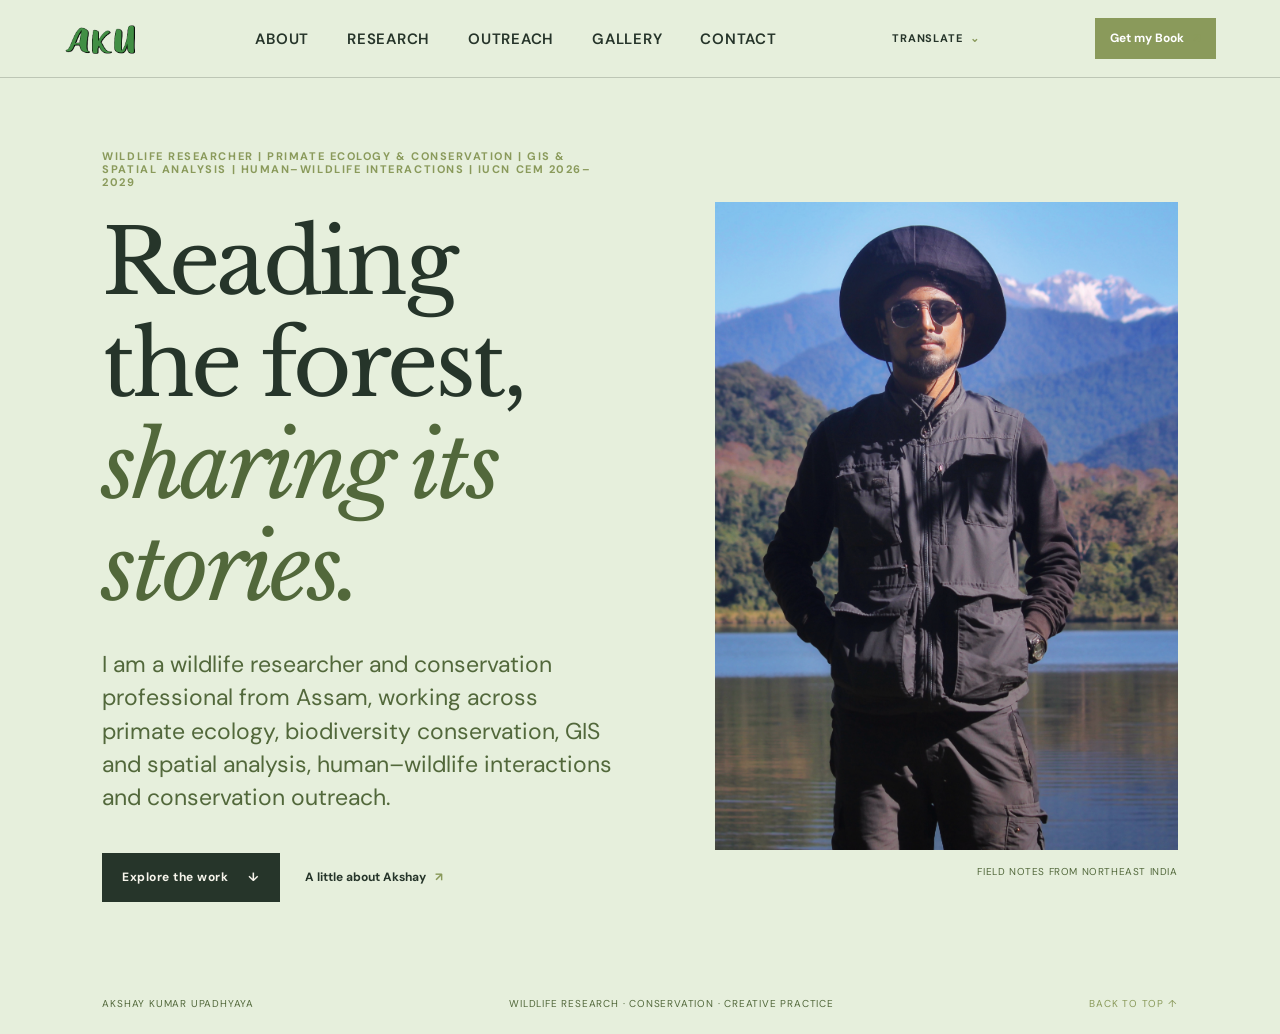
<file: index.html>
<!doctype html>
<html lang="en">
<head>
  <meta charset="utf-8">
  <meta name="viewport" content="width=device-width, initial-scale=1">
  <meta name="description" content="I am Akshay Kumar Upadhyaya, an independent wildlife researcher and biologist working across primate ecology, conservation and visual storytelling.">
  <title>Akshay Kumar Upadhyaya — Wildlife Researcher & Biologist</title>
  <link rel="preconnect" href="https://fonts.googleapis.com">
  <link rel="preconnect" href="https://fonts.gstatic.com" crossorigin>
  <link href="https://fonts.googleapis.com/css2?family=DM+Sans:wght@400;500;600;700&family=Libre+Baskerville:wght@400;700&display=swap" rel="stylesheet">
  <link rel="stylesheet" href="styles.css?green-surfaces=8">
</head>
<body>
  <header class="site-header">
    <a class="wordmark" href="#top" aria-label="Back to top"><img class="brand-logo" src="photos/Logo-transparent.png" alt="AKU"></a>
    <nav class="nav" aria-label="Main navigation">
      <a href="about.html">About</a>
      <a href="research.html">Research</a>
      <a href="outreach.html">Outreach</a><a href="gallery.html">Gallery</a>
      <a href="contact.html">Contact</a>
    </nav>
    <details class="language-picker"><summary>Translate</summary><div class="language-menu"><button type="button" data-lang="en" aria-pressed="true">English</button><button type="button" data-lang="ne" aria-pressed="false">नेपाली</button><button type="button" data-lang="hi" aria-pressed="false">हिन्दी</button><button type="button" data-lang="as" aria-pressed="false">অসমীয়া</button><small>Choose a language.</small></div></details>
    <a class="header-link book-link" href="https://www.amazon.in/Optimus-Rhymes-flat-footed-Akshay-Upadhyaya/dp/9370921362?s=bazaar" target="_blank" rel="noreferrer">Get my Book <span aria-hidden="true">↗</span></a>
  </header>

  <main id="top">
    <section class="hero section-pad">
      <div class="hero-copy">
        <p class="eyebrow">Wildlife Researcher | Primate Ecology &amp; Conservation | GIS &amp; Spatial Analysis | Human–Wildlife Interactions | IUCN CEM 2026–2029</p>
        <h1>Reading the forest,<br><em>sharing its stories.</em></h1>
        <p class="lede">I am a wildlife researcher and conservation professional from Assam, working across primate ecology, biodiversity conservation, GIS and spatial analysis, human–wildlife interactions and conservation outreach.</p>
        <div class="hero-actions">
          <a class="button button-dark" href="#research">Explore the work <span aria-hidden="true">↓</span></a>
          <a class="text-link" href="about.html">A little about Akshay <span aria-hidden="true">↗</span></a>
        </div>
      </div>
      <figure class="hero-image">
        <img src="photos/phot.JPG" alt="Akshay standing beside a mountain lake">
        <figcaption>Field notes from Northeast India</figcaption>
      </figure>
    </section>


  </main>

  <footer class="site-footer"><span>Akshay Kumar Upadhyaya</span><span>Wildlife research · Conservation · Creative practice</span><a href="#top">Back to top ↑</a></footer>
<script src="translations.js"></script></body>
</html>
</file>
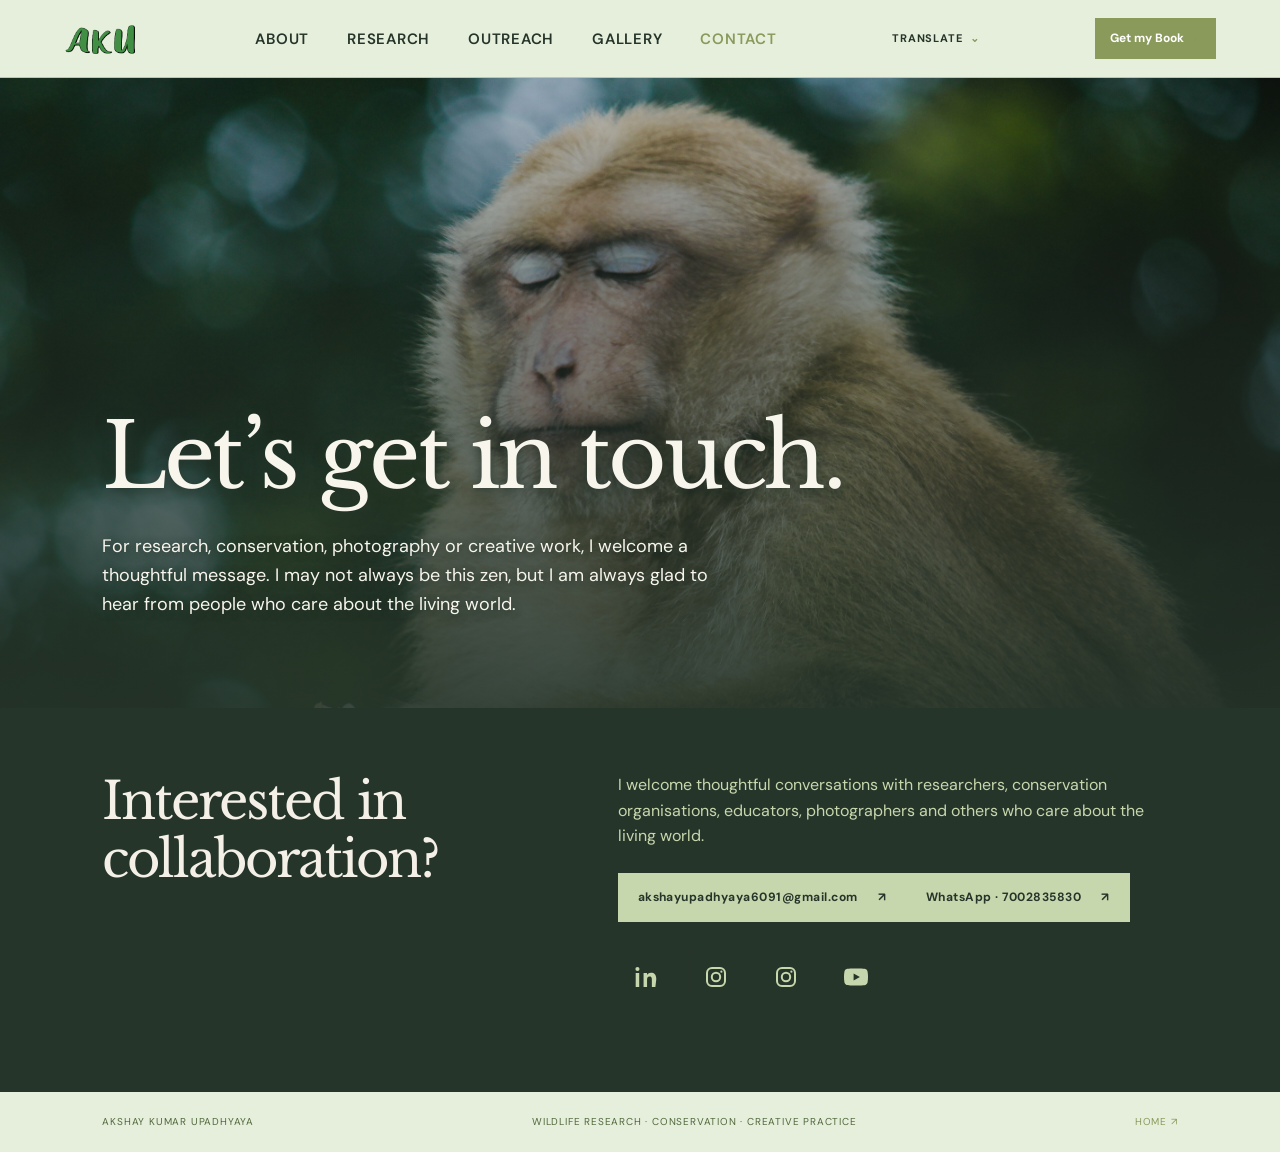
<file: contact.html>
<!doctype html><html lang="en"><head><meta charset="utf-8"><meta name="viewport" content="width=device-width, initial-scale=1"><meta name="description" content="Contact Akshay Kumar Upadhyaya about wildlife research, conservation and creative work."><title>Contact — Akshay Kumar Upadhyaya</title><link rel="preconnect" href="https://fonts.googleapis.com"><link rel="preconnect" href="https://fonts.gstatic.com" crossorigin><link href="https://fonts.googleapis.com/css2?family=DM+Sans:wght@400;500;600;700&family=Libre+Baskerville:wght@400;700&display=swap" rel="stylesheet"><link rel="stylesheet" href="styles.css?green-surfaces=8"></head><body><header class="site-header"><a class="wordmark" href="index.html"><img class="brand-logo" src="photos/Logo-transparent.png" alt="AKU"></a><nav class="nav" aria-label="Main navigation"><a href="about.html">About</a><a href="research.html">Research</a><a href="outreach.html">Outreach</a><a href="gallery.html">Gallery</a><a class="active" href="contact.html">Contact</a></nav><details class="language-picker"><summary>Translate</summary><div class="language-menu"><button type="button" data-lang="en" aria-pressed="true">English</button><button type="button" data-lang="ne" aria-pressed="false">नेपाली</button><button type="button" data-lang="hi" aria-pressed="false">हिन्दी</button><button type="button" data-lang="as" aria-pressed="false">অসমীয়া</button><small>Choose a language.</small></div></details><a class="header-link book-link" href="https://www.amazon.in/Optimus-Rhymes-flat-footed-Akshay-Upadhyaya/dp/9370921362?s=bazaar" target="_blank" rel="noreferrer">Get my Book <span aria-hidden="true">↗</span></a></header><main class="contact-page"><section class="page-hero page-hero-image section-pad" style="background-image:url('photos/am.jpg.jpeg')"><div class="hero-overlay"><h1>Let’s get in touch.</h1><p>For research, conservation, photography or creative work, I welcome a thoughtful message. I may not always be this zen, but I am always glad to hear from people who care about the living world.</p></div></section><section class="page-content section-pad"><div class="content-grid"><h2>Interested in collaboration?</h2><div class="content-column"><p>I welcome thoughtful conversations with researchers, conservation organisations, educators, photographers and others who care about the living world.</p><a class="button button-light" href="mailto:akshayupadhyaya6091@gmail.com">akshayupadhyaya6091@gmail.com <span aria-hidden="true">↗</span></a><a class="button button-light" href="https://wa.me/917002835830" target="_blank" rel="noreferrer">WhatsApp · 7002835830 <span aria-hidden="true">↗</span></a><div class="page-links"><a href="https://www.linkedin.com/in/akshay-upadhyaya-040683210" target="_blank" rel="noreferrer" aria-label="LinkedIn"><svg class="social-icon" viewBox="0 0 24 24" aria-hidden="true"><path d="M5.2 8.1H1.7V22h3.5V8.1ZM3.45 2A2.05 2.05 0 1 0 3.45 6.1 2.05 2.05 0 0 0 3.45 2ZM22.3 13.95c0-4.18-2.22-6.13-5.18-6.13-2.39 0-3.46 1.31-4.06 2.23V8.1H9.56V22h3.5v-6.88c0-1.81.34-3.56 2.58-3.56 2.2 0 2.23 2.06 2.23 3.68V22h3.5l.93-8.05Z"/></svg><span class="sr-only">LinkedIn</span></a><a href="https://www.instagram.com/ordinary0world" target="_blank" rel="noreferrer" aria-label="Instagram — ordinary world"><svg class="social-icon" viewBox="0 0 24 24" aria-hidden="true"><rect x="3" y="3" width="18" height="18" rx="5"/><circle cx="12" cy="12" r="4.2"/><circle cx="17.4" cy="6.7" r="1.1" class="social-icon-dot"/></svg><span class="sr-only">Instagram — ordinary world</span></a><a href="https://www.instagram.com/_optimus.crime" target="_blank" rel="noreferrer" aria-label="Instagram — Optimus Crime"><svg class="social-icon" viewBox="0 0 24 24" aria-hidden="true"><rect x="3" y="3" width="18" height="18" rx="5"/><circle cx="12" cy="12" r="4.2"/><circle cx="17.4" cy="6.7" r="1.1" class="social-icon-dot"/></svg><span class="sr-only">Instagram — Optimus Crime</span></a><a href="https://www.youtube.com/watch?v=UOGYU6vC6lY" target="_blank" rel="noreferrer" aria-label="YouTube"><svg class="social-icon youtube-icon" viewBox="0 0 24 24" aria-hidden="true"><path d="M23.5 6.2a3 3 0 0 0-2.1-2.1C19.5 3.6 12 3.6 12 3.6s-7.5 0-9.4.5A3 3 0 0 0 .5 6.2 31 31 0 0 0 0 12a31 31 0 0 0 .5 5.8 3 3 0 0 0 2.1 2.1c1.9.5 9.4.5 9.4.5s7.5 0 9.4-.5a3 3 0 0 0 2.1-2.1A31 31 0 0 0 24 12a31 31 0 0 0-.5-5.8ZM9.6 15.6V8.4l6.3 3.6-6.3 3.6Z"/></svg><span class="sr-only">YouTube</span></a></div></div></div></section></main><footer class="site-footer"><span>Akshay Kumar Upadhyaya</span><span>Wildlife research · Conservation · Creative practice</span><a href="index.html">Home ↗</a></footer><script src="translations.js"></script></body></html>
</file>
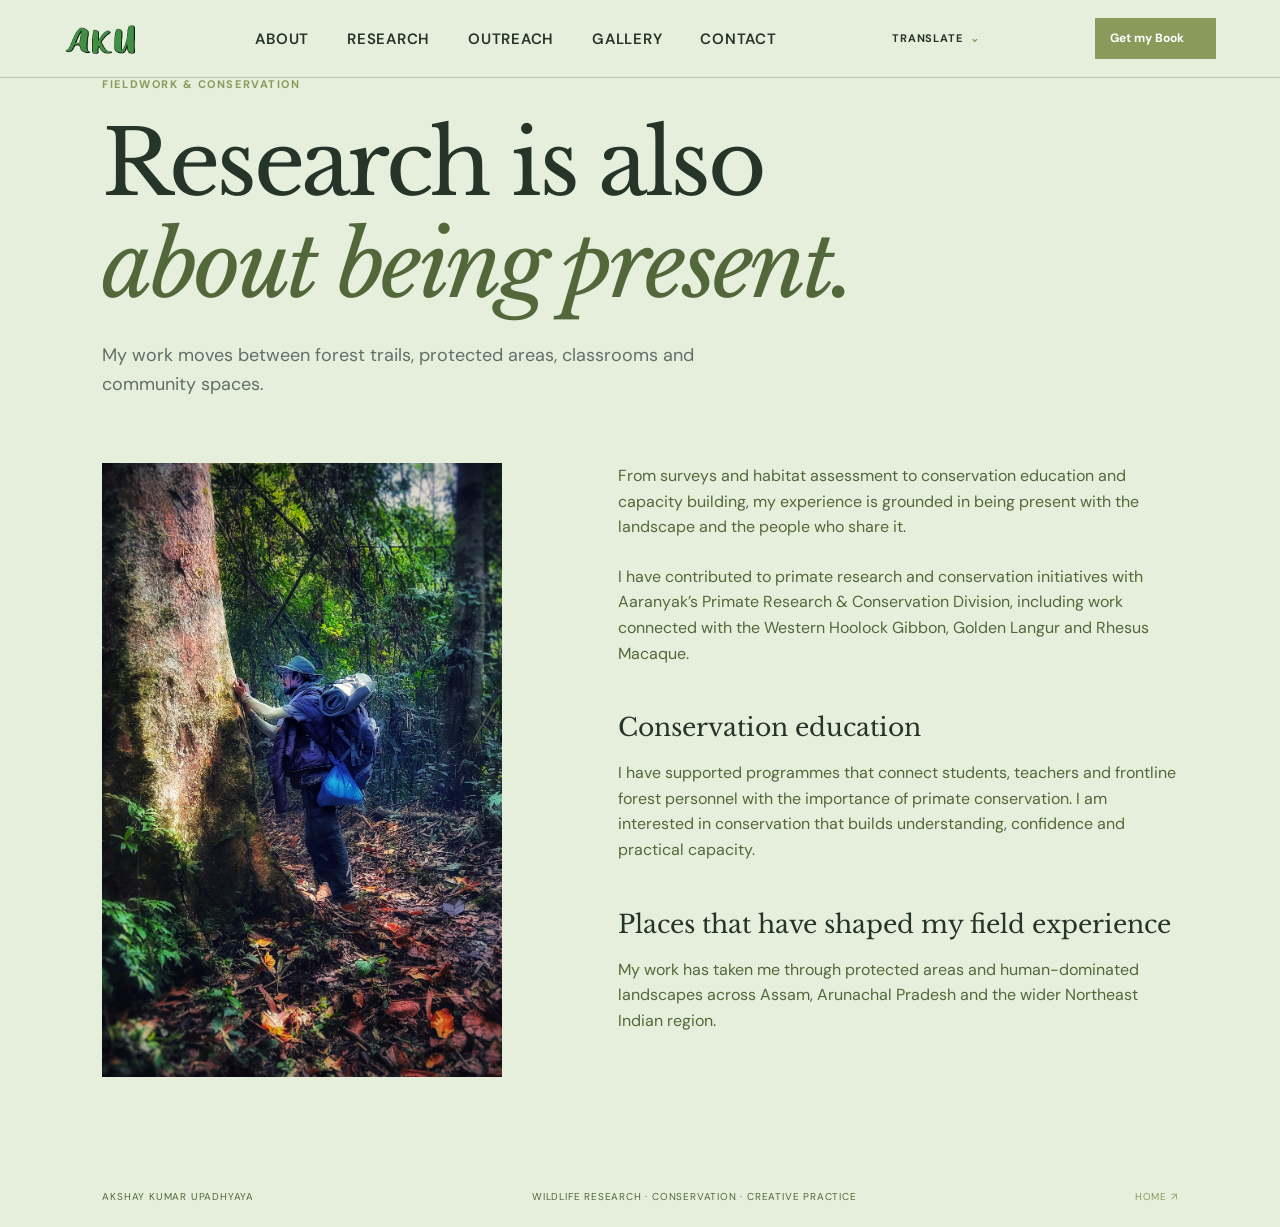
<file: fieldwork.html>
<!doctype html><html lang="en"><head><meta charset="utf-8"><meta name="viewport" content="width=device-width, initial-scale=1"><meta name="description" content="Fieldwork and conservation experience of Akshay Kumar Upadhyaya."><title>Fieldwork — Akshay Kumar Upadhyaya</title><link rel="preconnect" href="https://fonts.googleapis.com"><link rel="preconnect" href="https://fonts.gstatic.com" crossorigin><link href="https://fonts.googleapis.com/css2?family=DM+Sans:wght@400;500;600;700&family=Libre+Baskerville:wght@400;700&display=swap" rel="stylesheet"><link rel="stylesheet" href="styles.css"></head><body><header class="site-header"><a class="wordmark" href="index.html"><img class="brand-logo" src="photos/Logo-transparent.png" alt="AKU"></a><nav class="nav" aria-label="Main navigation"><a href="about.html">About</a><a href="research.html">Research</a><a href="outreach.html">Outreach</a><a href="gallery.html">Gallery</a><a href="contact.html">Contact</a></nav><details class="language-picker"><summary>Translate</summary><div class="language-menu"><button type="button" data-lang="en" aria-pressed="true">English</button><button type="button" data-lang="ne" aria-pressed="false">नेपाली</button><button type="button" data-lang="hi" aria-pressed="false">हिन्दी</button><button type="button" data-lang="as" aria-pressed="false">অসমীয়া</button><small>Choose a language.</small></div></details><a class="header-link book-link" href="https://www.amazon.in/Optimus-Rhymes-flat-footed-Akshay-Upadhyaya/dp/9370921362?s=bazaar" target="_blank" rel="noreferrer">Get my Book <span aria-hidden="true">↗</span></a></header><main><section class="page-hero section-pad"><div class="section-label">Fieldwork & conservation</div><h1>Research is also<br><em>about being present.</em></h1><p>My work moves between forest trails, protected areas, classrooms and community spaces.</p></section><section class="page-content section-pad"><div class="content-grid"><div><img class="page-image" src="photos/IMG_0584.JPG.jpeg" alt="Researcher walking through a forest" style="margin-top:0"></div><div class="content-column"><p>From surveys and habitat assessment to conservation education and capacity building, my experience is grounded in being present with the landscape and the people who share it.</p><p>I have contributed to primate research and conservation initiatives with Aaranyak’s Primate Research & Conservation Division, including work connected with the Western Hoolock Gibbon, Golden Langur and Rhesus Macaque.</p><h3>Conservation education</h3><p>I have supported programmes that connect students, teachers and frontline forest personnel with the importance of primate conservation. I am interested in conservation that builds understanding, confidence and practical capacity.</p><h3>Places that have shaped my field experience</h3><p>My work has taken me through protected areas and human-dominated landscapes across Assam, Arunachal Pradesh and the wider Northeast Indian region.</p></div></div></section></main><footer class="site-footer"><span>Akshay Kumar Upadhyaya</span><span>Wildlife research · Conservation · Creative practice</span><a href="index.html">Home ↗</a></footer><script src="translations.js"></script></body></html>
</file>
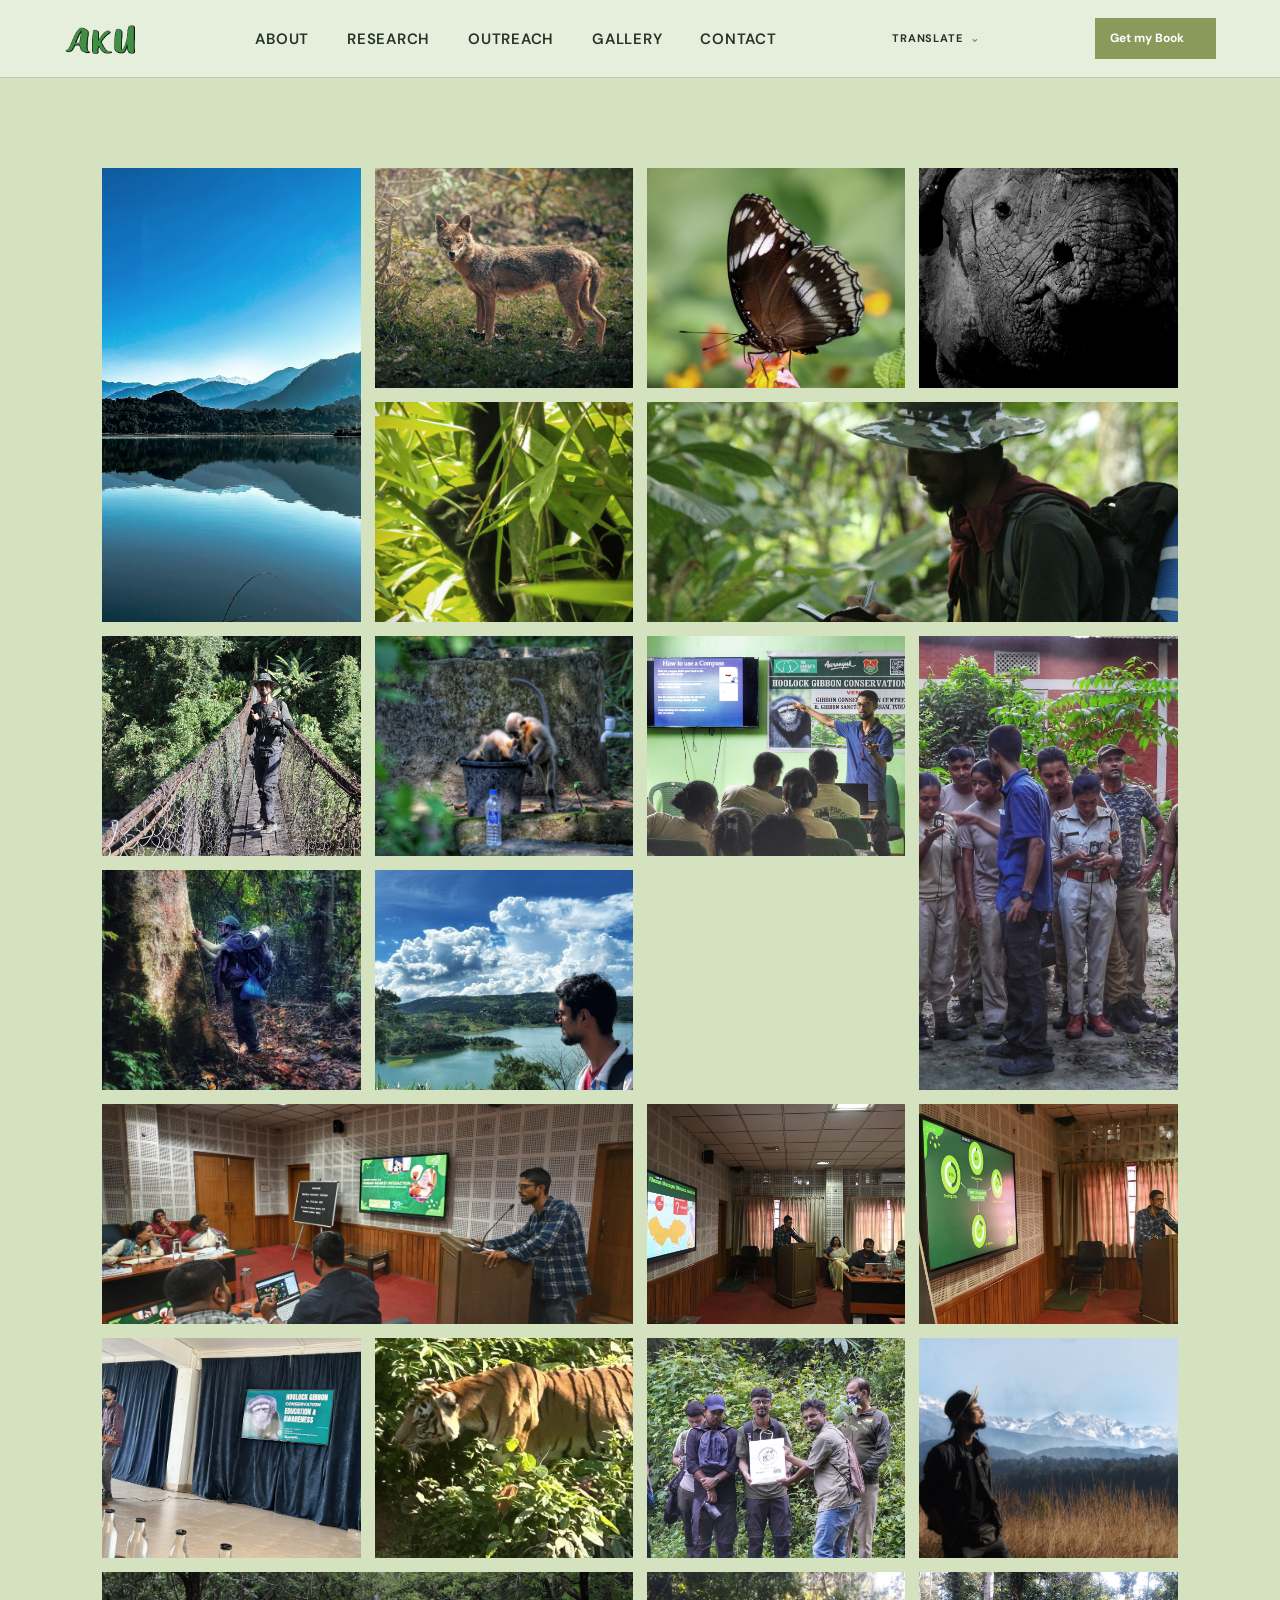
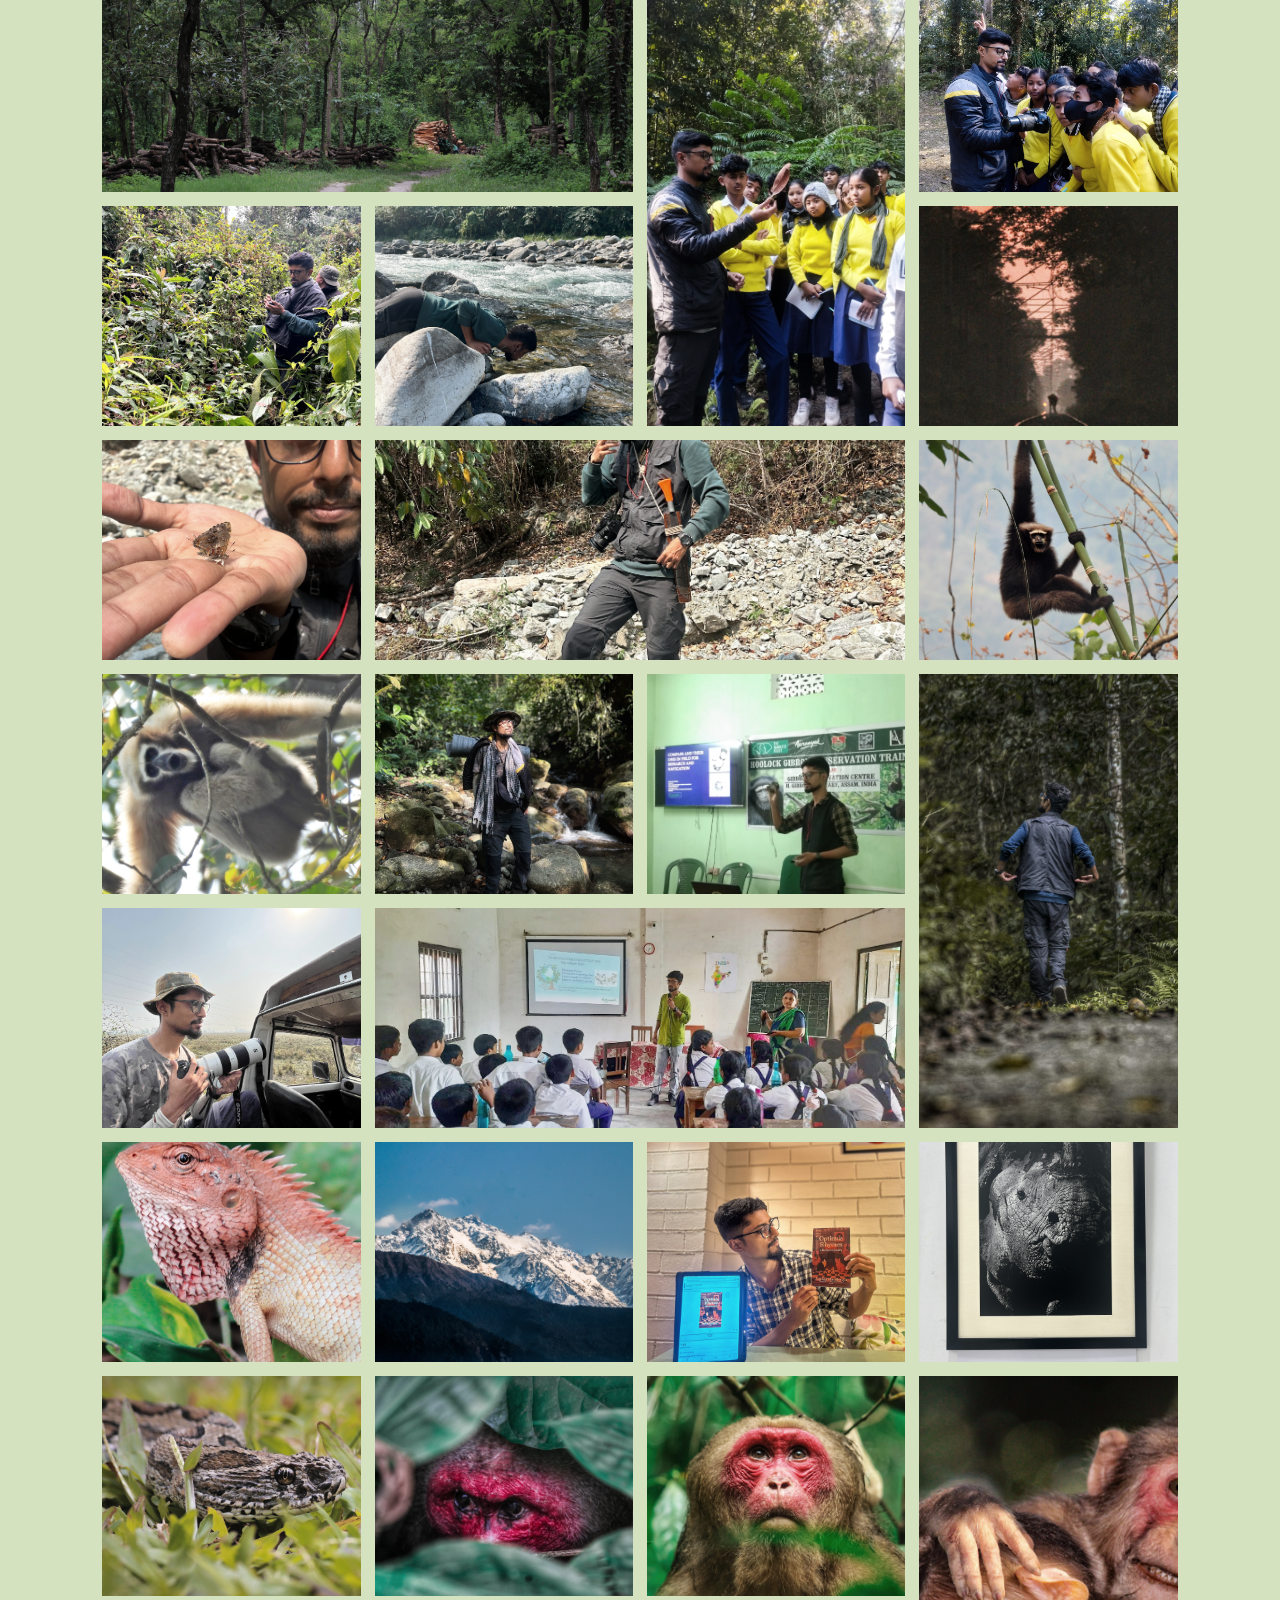
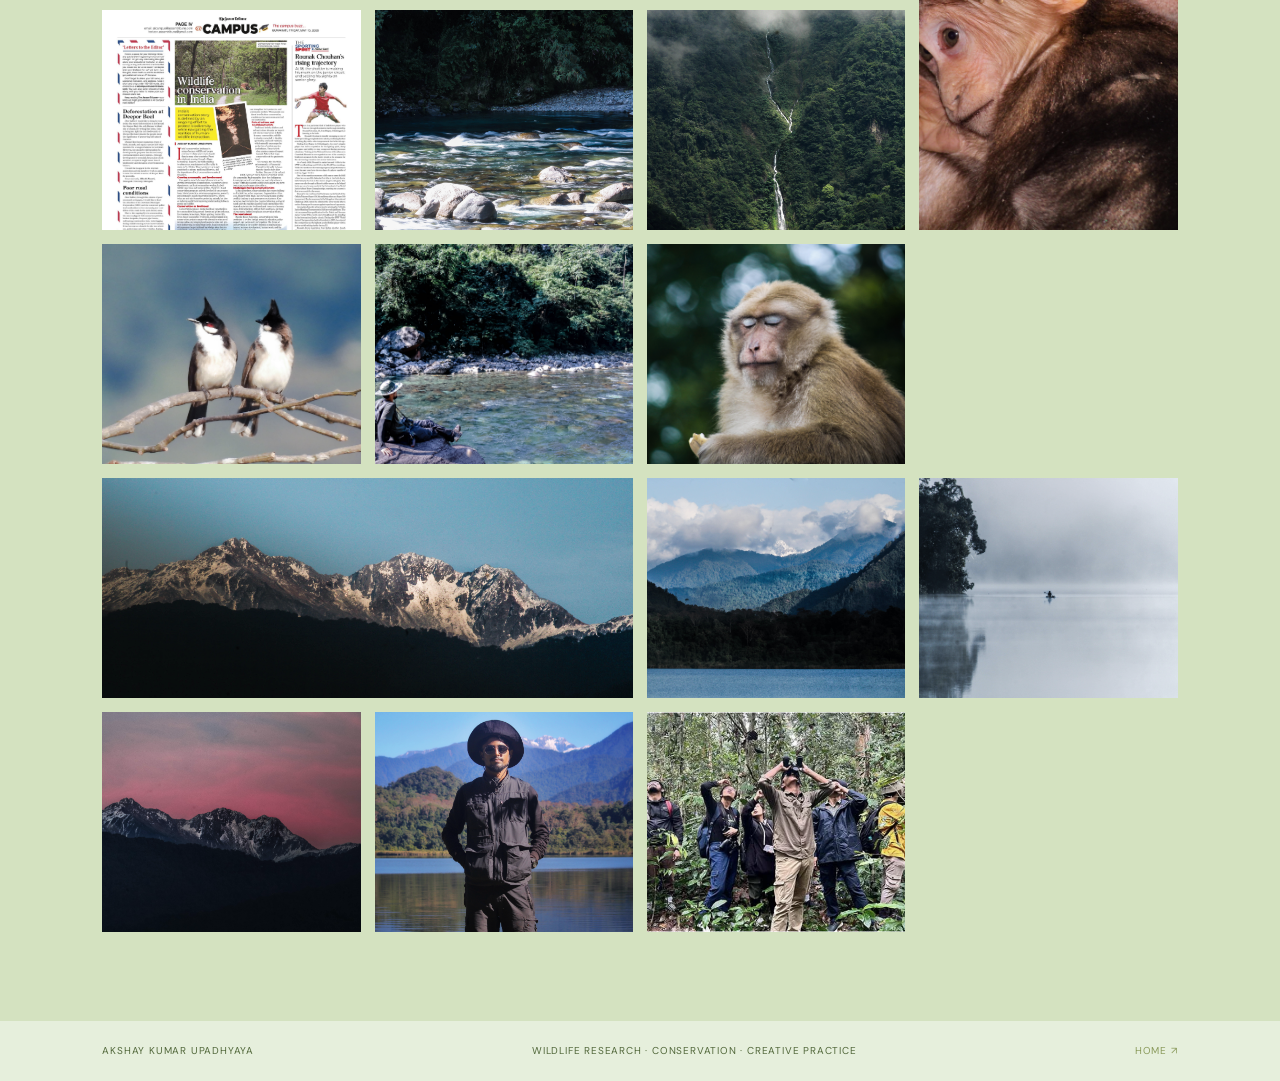
<file: gallery.html>
<!doctype html><html lang="en"><head><meta charset="utf-8"><meta name="viewport" content="width=device-width, initial-scale=1"><meta name="description" content="Wildlife photography and visual field notes by Akshay Kumar Upadhyaya."><title>Gallery — Akshay Kumar Upadhyaya</title><link rel="preconnect" href="https://fonts.googleapis.com"><link rel="preconnect" href="https://fonts.gstatic.com" crossorigin><link href="https://fonts.googleapis.com/css2?family=DM+Sans:wght@400;500;600;700&family=Libre+Baskerville:wght@400;700&display=swap" rel="stylesheet"><link rel="stylesheet" href="styles.css?green-surfaces=12"></head><body><header class="site-header"><a class="wordmark" href="index.html"><img class="brand-logo" src="photos/Logo-transparent.png" alt="AKU"></a><nav class="nav" aria-label="Main navigation"><a href="about.html">About</a><a href="research.html">Research</a><a href="outreach.html">Outreach</a><a href="gallery.html">Gallery</a><a href="contact.html">Contact</a></nav><details class="language-picker"><summary>Translate</summary><div class="language-menu"><button type="button" data-lang="en" aria-pressed="true">English</button><button type="button" data-lang="ne" aria-pressed="false">नेपाली</button><button type="button" data-lang="hi" aria-pressed="false">हिन्दी</button><button type="button" data-lang="as" aria-pressed="false">অসমীয়া</button><small>Choose a language.</small></div></details><a class="header-link book-link" href="https://www.amazon.in/Optimus-Rhymes-flat-footed-Akshay-Upadhyaya/dp/9370921362?s=bazaar" target="_blank" rel="noreferrer">Get my Book <span aria-hidden="true">↗</span></a></header><main><section class="gallery gallery-page gallery-photos-only section-pad"><div class="gallery-grid"><figure class="gallery-card tall"><img src="photos/am-22.jpg.jpeg" alt="Wildlife and field photograph" loading="lazy"></figure><figure class="gallery-card"><img src="photos/Golden Jackal, Pabitora WLS.jpg" alt="Wildlife and field photograph" loading="lazy"></figure><figure class="gallery-card"><img src="photos/Great Eggfly butterfly.jpg" alt="Wildlife and field photograph" loading="lazy"></figure><figure class="gallery-card"><img src="photos/Greater One Horned Rhino, Pabitora WLS.JPG" alt="Wildlife and field photograph" loading="lazy"></figure><figure class="gallery-card"><img src="photos/H1.jpg" alt="Wildlife and field photograph" loading="lazy"></figure><figure class="gallery-card wide"><img src="photos/IMG_0275.JPG" alt="Wildlife and field photograph" loading="lazy"></figure><figure class="gallery-card"><img src="photos/IMG_0305.JPG" alt="Wildlife and field photograph" loading="lazy"></figure><figure class="gallery-card"><img src="photos/IMG_0375.JPG.jpeg" alt="Wildlife and field photograph" loading="lazy"></figure><figure class="gallery-card"><img src="photos/IMG_0503.JPG.jpeg" alt="Wildlife and field photograph" loading="lazy"></figure><figure class="gallery-card tall"><img src="photos/IMG_0508.JPG.jpeg" alt="Wildlife and field photograph" loading="lazy"></figure><figure class="gallery-card"><img src="photos/IMG_0584.JPG.jpeg" alt="Wildlife and field photograph" loading="lazy"></figure><figure class="gallery-card"><img src="photos/IMG_0924.JPG.jpeg" alt="Wildlife and field photograph" loading="lazy"></figure><figure class="gallery-card wide"><img src="photos/IMG_0961.JPG.jpeg" alt="Wildlife and field photograph" loading="lazy"></figure><figure class="gallery-card"><img src="photos/IMG_0963.JPG.jpeg" alt="Wildlife and field photograph" loading="lazy"></figure><figure class="gallery-card"><img src="photos/IMG_0964.JPG.jpeg" alt="Wildlife and field photograph" loading="lazy"></figure><figure class="gallery-card"><img src="photos/IMG_1440.JPG.jpeg" alt="Wildlife and field photograph" loading="lazy"></figure><figure class="gallery-card"><img src="photos/IMG_1473.JPG.jpeg" alt="Wildlife and field photograph" loading="lazy"></figure><figure class="gallery-card"><img src="photos/IMG_1617.JPG.jpeg" alt="Wildlife and field photograph" loading="lazy"></figure><figure class="gallery-card"><img src="photos/IMG_2520.JPG.jpeg" alt="Wildlife and field photograph" loading="lazy"></figure><figure class="gallery-card wide"><img src="photos/IMG_2558.JPG.jpeg" alt="Wildlife and field photograph" loading="lazy"></figure><figure class="gallery-card tall"><img src="photos/IMG_3726.JPG.jpeg" alt="Wildlife and field photograph" loading="lazy"></figure><figure class="gallery-card"><img src="photos/IMG_3727.JPG.jpeg" alt="Wildlife and field photograph" loading="lazy"></figure><figure class="gallery-card"><img src="photos/IMG_4073.JPG.jpeg" alt="Wildlife and field photograph" loading="lazy"></figure><figure class="gallery-card"><img src="photos/IMG_4230.JPG.jpeg" alt="Wildlife and field photograph" loading="lazy"></figure><figure class="gallery-card"><img src="photos/IMG_4360.JPG.jpeg" alt="Wildlife and field photograph" loading="lazy"></figure><figure class="gallery-card"><img src="photos/IMG_4464.JPG.jpeg" alt="Wildlife and field photograph" loading="lazy"></figure><figure class="gallery-card wide"><img src="photos/IMG_4506.JPG.jpeg" alt="Wildlife and field photograph" loading="lazy"></figure><figure class="gallery-card"><img src="photos/IMG_4523.JPG.jpeg" alt="Wildlife and field photograph" loading="lazy"></figure><figure class="gallery-card"><img src="photos/IMG_4582.JPG.jpeg" alt="Wildlife and field photograph" loading="lazy"></figure><figure class="gallery-card"><img src="photos/IMG_4920.JPG.jpeg" alt="Wildlife and field photograph" loading="lazy"></figure><figure class="gallery-card"><img src="photos/IMG_5116.JPG.jpeg" alt="Wildlife and field photograph" loading="lazy"></figure><figure class="gallery-card tall"><img src="photos/IMG_5290.JPG.jpeg" alt="Wildlife and field photograph" loading="lazy"></figure><figure class="gallery-card"><img src="photos/IMG_7435.JPG.jpeg" alt="Wildlife and field photograph" loading="lazy"></figure><figure class="gallery-card wide"><img src="photos/IMG_7524.JPG.jpeg" alt="Wildlife and field photograph" loading="lazy"></figure><figure class="gallery-card"><img src="photos/IMG_8431.JPG.jpeg" alt="Wildlife and field photograph" loading="lazy"></figure><figure class="gallery-card"><img src="photos/IMG_8527.JPG.jpeg" alt="Wildlife and field photograph" loading="lazy"></figure><figure class="gallery-card"><img src="photos/IMG_8776.JPG.jpeg" alt="Wildlife and field photograph" loading="lazy"></figure><figure class="gallery-card"><img src="photos/IMG_8971.JPG.jpeg" alt="Wildlife and field photograph" loading="lazy"></figure><figure class="gallery-card"><img src="photos/Russell's Viper.jpg" alt="Wildlife and field photograph" loading="lazy"></figure><figure class="gallery-card"><img src="photos/STM.jpg.jpeg" alt="Wildlife and field photograph" loading="lazy"></figure><figure class="gallery-card"><img src="photos/Stump-tailed Macaque  HGS.jpg" alt="Wildlife and field photograph" loading="lazy"></figure><figure class="gallery-card tall"><img src="photos/Stump-tailed Macaque.JPG" alt="Wildlife and field photograph" loading="lazy"></figure><figure class="gallery-card"><img src="photos/epaper-clip-page-no-4.png" alt="Wildlife and field photograph" loading="lazy"></figure><figure class="gallery-card"><img src="photos/am-13.jpg" alt="Wildlife and field photograph" loading="lazy"></figure><figure class="gallery-card"><img src="photos/am-2.jpg.jpeg" alt="Wildlife and field photograph" loading="lazy"></figure><figure class="gallery-card"><img src="photos/am-6.jpg" alt="Wildlife and field photograph" loading="lazy"></figure><figure class="gallery-card"><img src="photos/am-8.jpg" alt="Wildlife and field photograph" loading="lazy"></figure><figure class="gallery-card"><img src="photos/am.jpg.jpeg" alt="Wildlife and field photograph" loading="lazy"></figure><figure class="gallery-card wide"><img src="photos/him.jpg.jpeg" alt="Wildlife and field photograph" loading="lazy"></figure><figure class="gallery-card"><img src="photos/him2-2.jpg.jpeg" alt="Wildlife and field photograph" loading="lazy"></figure><figure class="gallery-card"><img src="photos/him2-3.jpg.jpeg" alt="Wildlife and field photograph" loading="lazy"></figure><figure class="gallery-card"><img src="photos/him2.jpg.jpeg" alt="Wildlife and field photograph" loading="lazy"></figure><figure class="gallery-card"><img src="photos/phot.JPG" alt="Wildlife and field photograph" loading="lazy"></figure><figure class="gallery-card"><img src="photos/Pic1.PNG" alt="Wildlife conservation outreach photograph" loading="lazy"></figure></div></section></main><footer class="site-footer"><span>Akshay Kumar Upadhyaya</span><span>Wildlife research · Conservation · Creative practice</span><a href="index.html">Home ↗</a></footer><script src="translations.js"></script></body></html>
</file>
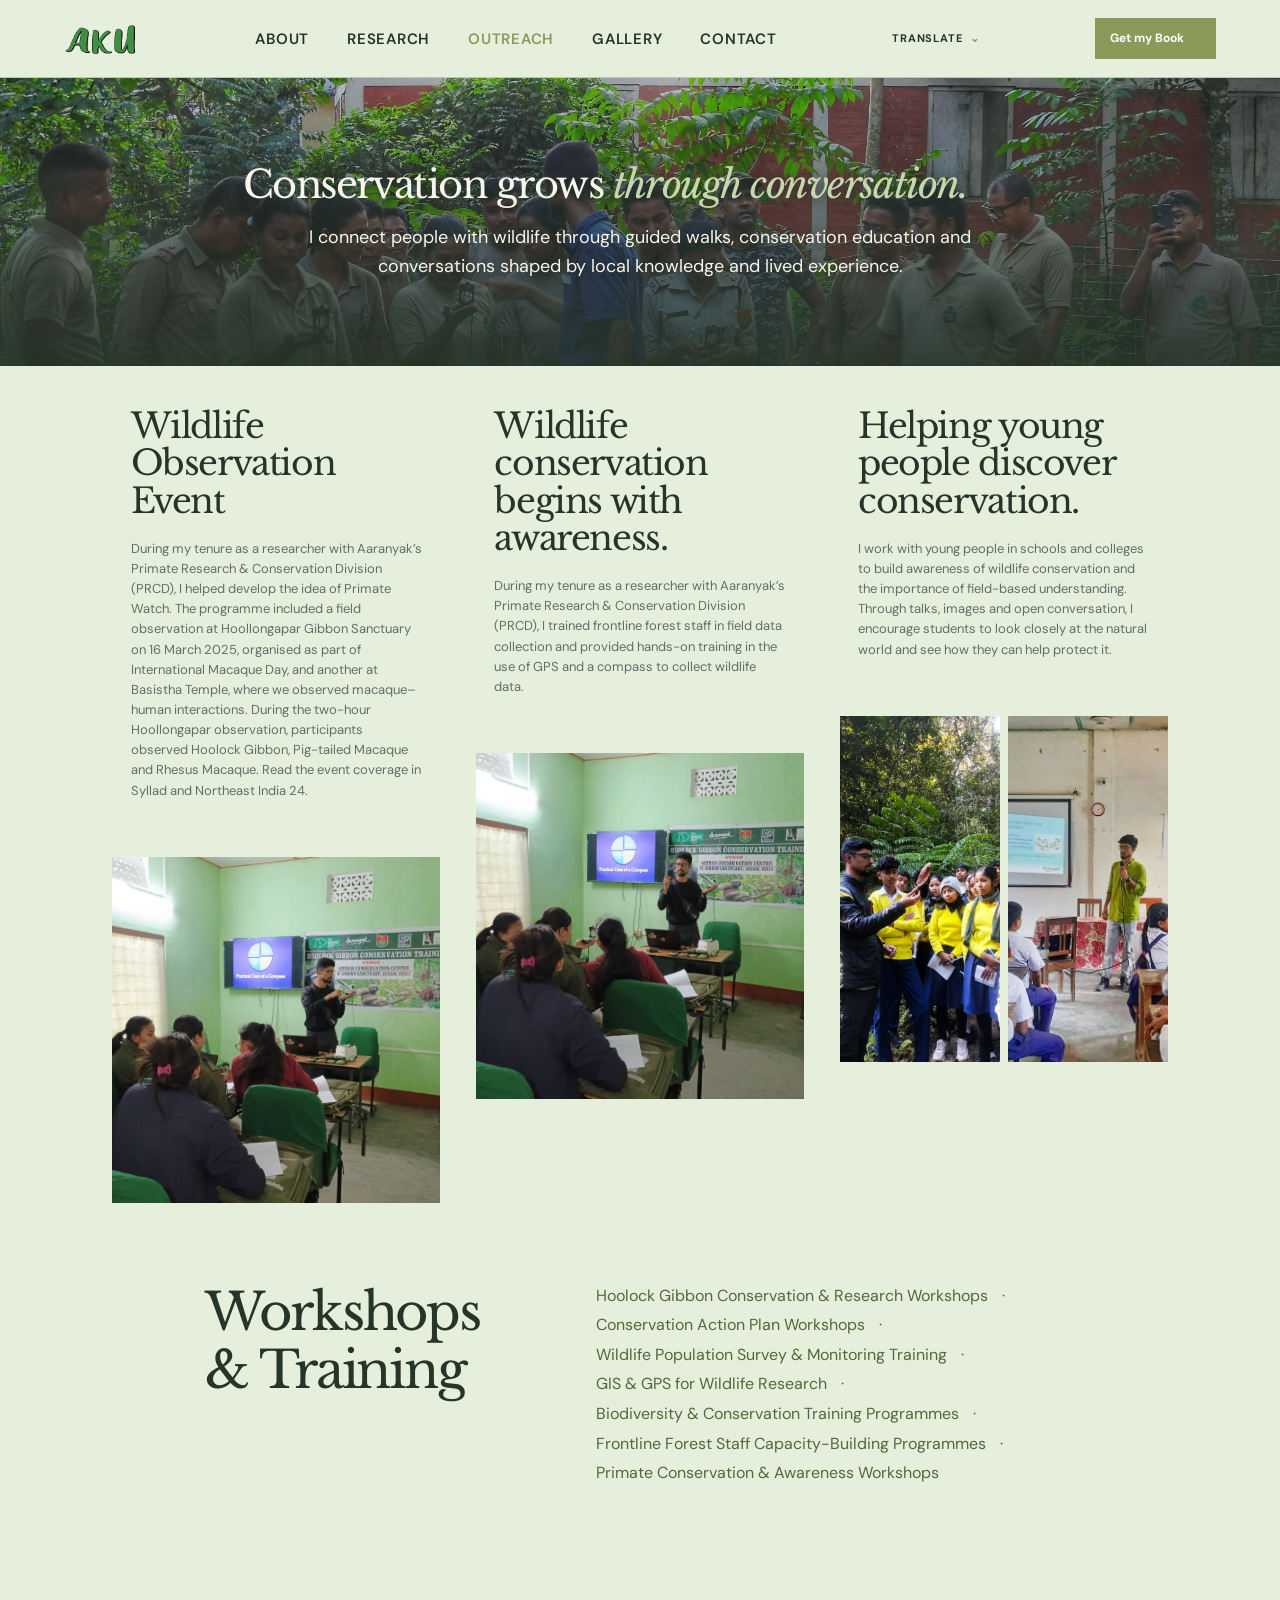
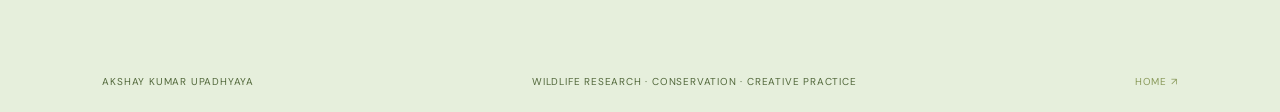
<file: outreach.html>
<!doctype html><html lang="en"><head><meta charset="utf-8"><meta name="viewport" content="width=device-width, initial-scale=1"><meta name="description" content="Outreach, conservation education and creative communication by Akshay Kumar Upadhyaya."><title>Outreach — Akshay Kumar Upadhyaya</title><link rel="preconnect" href="https://fonts.googleapis.com"><link rel="preconnect" href="https://fonts.gstatic.com" crossorigin><link href="https://fonts.googleapis.com/css2?family=DM+Sans:wght@400;500;600;700&family=Libre+Baskerville:wght@400;700&display=swap" rel="stylesheet"><link rel="stylesheet" href="styles.css?green-surfaces=18"></head><body><header class="site-header"><a class="wordmark" href="index.html"><img class="brand-logo" src="photos/Logo-transparent.png" alt="AKU"></a><nav class="nav" aria-label="Main navigation"><a href="about.html">About</a><a href="research.html">Research</a><a class="active" href="outreach.html">Outreach</a><a href="gallery.html">Gallery</a><a href="contact.html">Contact</a></nav><details class="language-picker"><summary>Translate</summary><div class="language-menu"><button type="button" data-lang="en" aria-pressed="true">English</button><button type="button" data-lang="ne" aria-pressed="false">नेपाली</button><button type="button" data-lang="hi" aria-pressed="false">हिन्दी</button><button type="button" data-lang="as" aria-pressed="false">অসমীয়া</button><small>Choose a language.</small></div></details><a class="header-link book-link" href="https://www.amazon.in/Optimus-Rhymes-flat-footed-Akshay-Upadhyaya/dp/9370921362?s=bazaar" target="_blank" rel="noreferrer">Get my Book <span aria-hidden="true">↗</span></a></header><main><section class="page-hero page-hero-image outreach-page-hero section-pad" style="background-image:url('photos/IMG_0508.JPG.jpeg');background-position:center 18%"><div class="hero-overlay outreach-hero-title"><h1>Conservation grows <em>through conversation.</em></h1><p>I connect people with wildlife through guided walks, conservation education and conversations shaped by local knowledge and lived experience.</p></div></section><section class="page-content section-pad outreach-page-content"><div class="outreach-areas">
  <article class="outreach-card outreach-card-walks"><div class="outreach-card-copy"><h2>Wildlife Observation Event</h2><p>During my tenure as a researcher with Aaranyak’s Primate Research &amp; Conservation Division (PRCD), I helped develop the idea of Primate Watch. The programme included a field observation at Hoollongapar Gibbon Sanctuary on 16 March 2025, organised as part of International Macaque Day, and another at Basistha Temple, where we observed macaque–human interactions. During the two-hour Hoollongapar observation, participants observed Hoolock Gibbon, Pig-tailed Macaque and Rhesus Macaque. Read the event coverage in <a href="https://www.syllad.com/primate-watch-at-hoollongapar-gibbon-sanctuary-promotes-conservation-awareness-on-international-macaque-day/" target="_blank" rel="noreferrer">Syllad</a> and <a href="https://northeastindia24.com/assam-primate-watch-at-hoollongapar-gibbon-sanctuary-raises-awareness-about-primates/" target="_blank" rel="noreferrer">Northeast India 24</a>.</p></div><figure class="outreach-card-image"><img src="photos/IMG_4143.JPG.jpeg" alt="Primate Watch wildlife observation event"></figure></article>
  <article class="outreach-card outreach-card-awareness"><div class="outreach-card-copy"><h2>Wildlife conservation begins with awareness.</h2><p>During my tenure as a researcher with Aaranyak’s Primate Research &amp; Conservation Division (PRCD), I trained frontline forest staff in field data collection and provided hands-on training in the use of GPS and a compass to collect wildlife data.</p></div><figure class="outreach-card-image"><img src="photos/IMG_4144.JPG.jpeg" alt="Wildlife conservation training session"></figure></article>
  <article class="outreach-card outreach-card-youth"><div class="outreach-card-copy"><h2>Helping young people discover conservation.</h2><p>I work with young people in schools and colleges to build awareness of wildlife conservation and the importance of field-based understanding. Through talks, images and open conversation, I encourage students to look closely at the natural world and see how they can help protect it.</p></div><div class="outreach-card-collage" aria-label="Wildlife conservation education photographs"><figure><img src="photos/IMG_3726.JPG.jpeg" alt="Wildlife conservation education photograph"></figure><figure><img src="photos/IMG_7524.JPG.jpeg" alt="Wildlife conservation education photograph"></figure></div></article>
<section class="outreach-list section-pad"><div class="content-grid"><h2>Workshops &amp; Training</h2><div class="content-column"><ul class="clean-list"><li>Hoolock Gibbon Conservation &amp; Research Workshops</li><li>Conservation Action Plan Workshops</li><li>Wildlife Population Survey &amp; Monitoring Training</li><li>GIS &amp; GPS for Wildlife Research</li><li>Biodiversity &amp; Conservation Training Programmes</li><li>Frontline Forest Staff Capacity-Building Programmes</li><li>Primate Conservation &amp; Awareness Workshops</li></ul></div></div></section></main><footer class="site-footer"><span>Akshay Kumar Upadhyaya</span><span>Wildlife research · Conservation · Creative practice</span><a href="index.html">Home ↗</a></footer><script src="translations.js"></script></body></html>
</file>
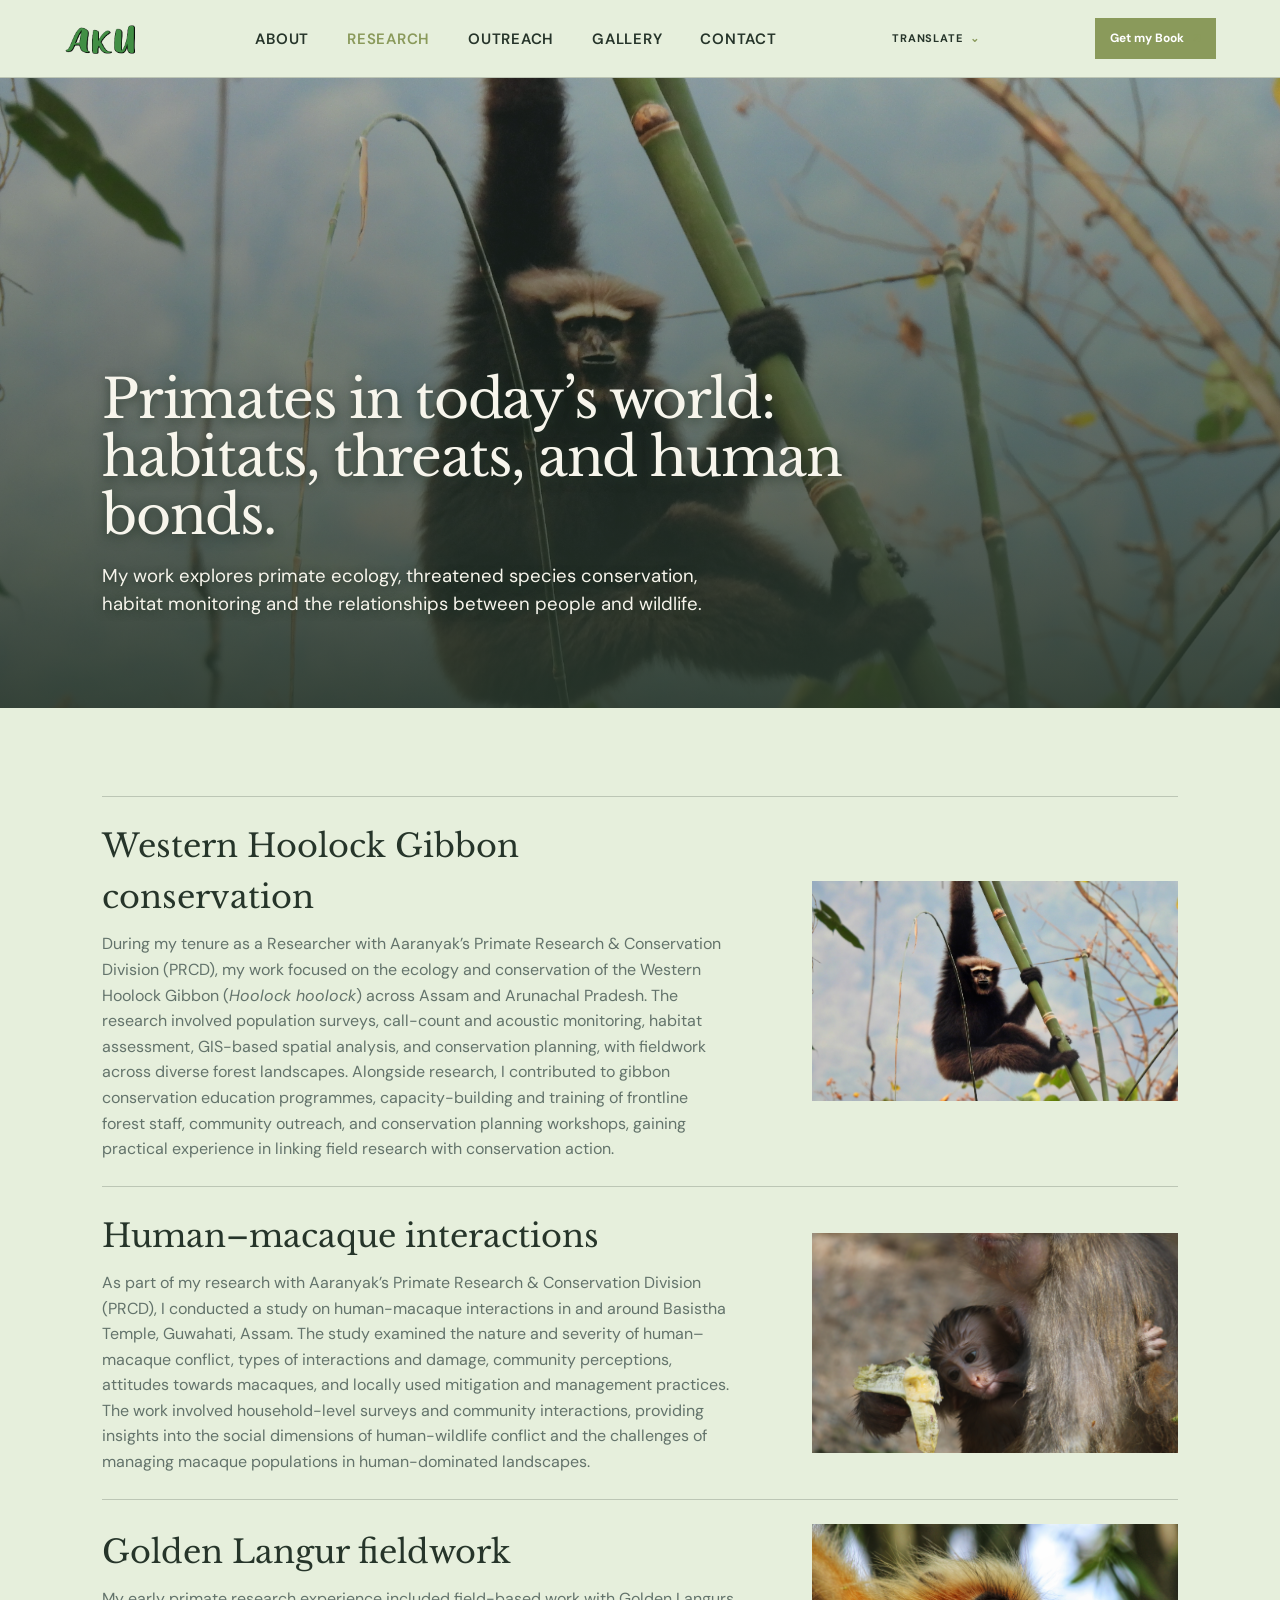
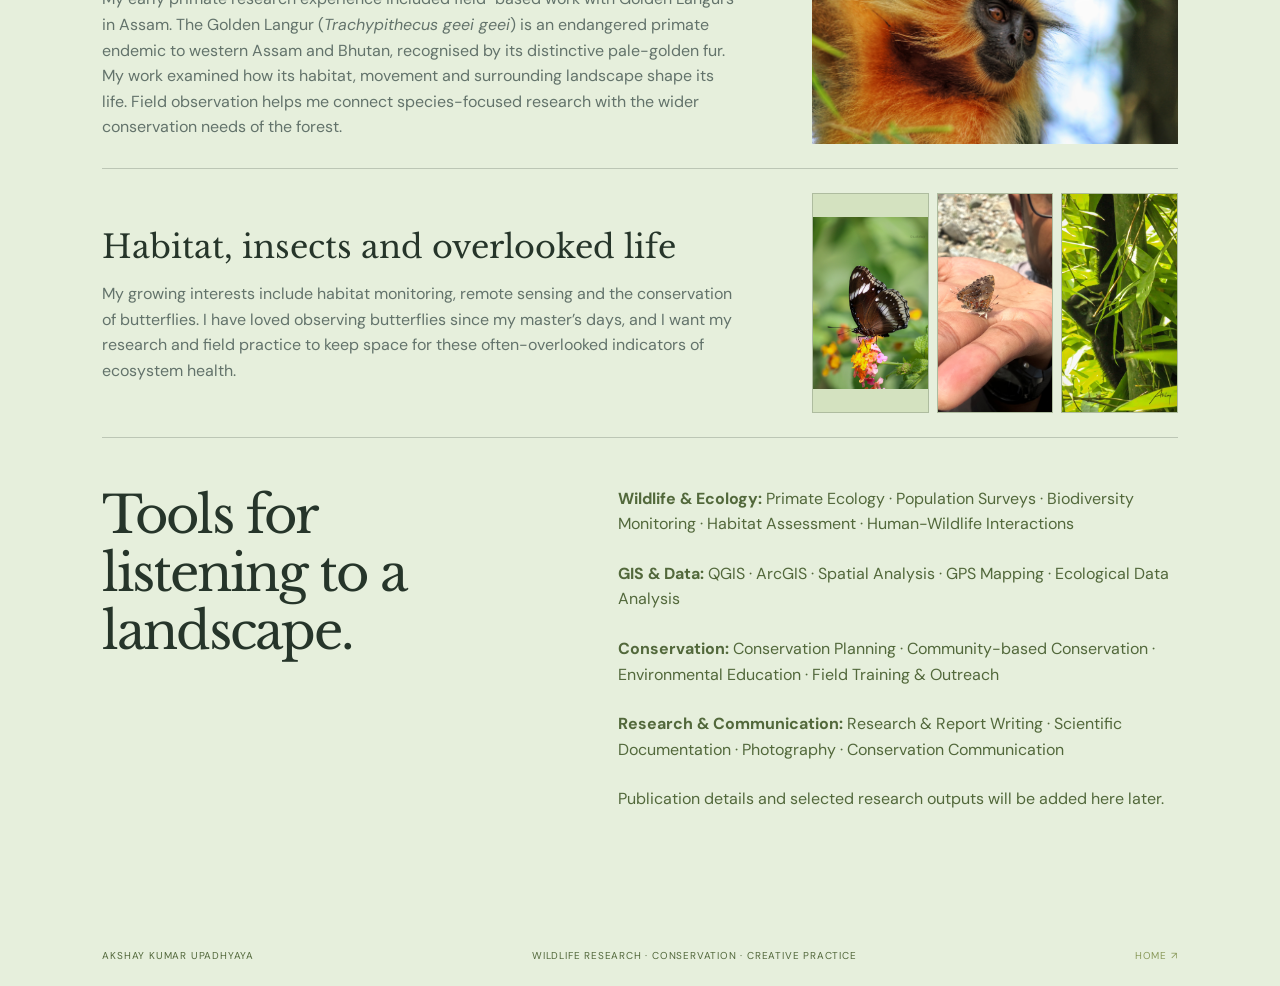
<file: research.html>
<!doctype html><html lang="en"><head><meta charset="utf-8"><meta name="viewport" content="width=device-width, initial-scale=1"><meta name="description" content="Research interests and methods of Akshay Kumar Upadhyaya."><title>Research — Akshay Kumar Upadhyaya</title><link rel="preconnect" href="https://fonts.googleapis.com"><link rel="preconnect" href="https://fonts.gstatic.com" crossorigin><link href="https://fonts.googleapis.com/css2?family=DM+Sans:wght@400;500;600;700&family=Libre+Baskerville:wght@400;700&display=swap" rel="stylesheet"><link rel="stylesheet" href="styles.css?green-surfaces=8"></head><body><header class="site-header"><a class="wordmark" href="index.html"><img class="brand-logo" src="photos/Logo-transparent.png" alt="AKU"></a><nav class="nav" aria-label="Main navigation"><a href="about.html">About</a><a class="active" href="research.html">Research</a><a href="outreach.html">Outreach</a><a href="gallery.html">Gallery</a><a href="contact.html">Contact</a></nav><details class="language-picker"><summary>Translate</summary><div class="language-menu"><button type="button" data-lang="en" aria-pressed="true">English</button><button type="button" data-lang="ne" aria-pressed="false">नेपाली</button><button type="button" data-lang="hi" aria-pressed="false">हिन्दी</button><button type="button" data-lang="as" aria-pressed="false">অসমীয়া</button><small>Choose a language.</small></div></details><a class="header-link book-link" href="https://www.amazon.in/Optimus-Rhymes-flat-footed-Akshay-Upadhyaya/dp/9370921362?s=bazaar" target="_blank" rel="noreferrer">Get my Book <span aria-hidden="true">↗</span></a></header><main><section class="page-hero page-hero-image research-page-hero section-pad" style="background-image:url('photos/IMG_4523.JPG.jpeg')"><div class="hero-overlay"><h1>Primates in today’s world: habitats, threats, and human bonds.</h1><p>My work explores primate ecology, threatened species conservation, habitat monitoring and the relationships between people and wildlife.</p></div></section><section class="page-content section-pad"><div class="content-list"><article class="research-topic"><div class="research-topic-copy"><h3>Western Hoolock Gibbon conservation</h3><p>During my tenure as a Researcher with Aaranyak’s Primate Research &amp; Conservation Division (PRCD), my work focused on the ecology and conservation of the Western Hoolock Gibbon (<em>Hoolock hoolock</em>) across Assam and Arunachal Pradesh. The research involved population surveys, call-count and acoustic monitoring, habitat assessment, GIS-based spatial analysis, and conservation planning, with fieldwork across diverse forest landscapes. Alongside research, I contributed to gibbon conservation education programmes, capacity-building and training of frontline forest staff, community outreach, and conservation planning workshops, gaining practical experience in linking field research with conservation action.</p></div><img src="photos/IMG_4523.JPG.jpeg" alt="Hoolock gibbon in the forest"></article><article class="research-topic"><div class="research-topic-copy"><h3>Human–macaque interactions</h3><p>As part of my research with Aaranyak’s Primate Research &amp; Conservation Division (PRCD), I conducted a study on human-macaque interactions in and around Basistha Temple, Guwahati, Assam. The study examined the nature and severity of human–macaque conflict, types of interactions and damage, community perceptions, attitudes towards macaques, and locally used mitigation and management practices. The work involved household-level surveys and community interactions, providing insights into the social dimensions of human-wildlife conflict and the challenges of managing macaque populations in human-dominated landscapes.</p></div><img src="photos/IMG_1758.JPG (1).jpeg" alt="Macaque in a human-influenced landscape"></article><article class="research-topic"><div class="research-topic-copy"><h3>Golden Langur fieldwork</h3><p>My early primate research experience included field-based work with Golden Langurs in Assam. The Golden Langur (<em>Trachypithecus geei geei</em>) is an endangered primate endemic to western Assam and Bhutan, recognised by its distinctive pale-golden fur. My work examined how its habitat, movement and surrounding landscape shape its life. Field observation helps me connect species-focused research with the wider conservation needs of the forest.</p></div><img src="photos/IMG_9339-01.jpg.jpeg" alt="Golden Langur in the forest"></article><article class="research-topic"><div class="research-topic-copy"><h3>Habitat, insects and overlooked life</h3><p>My growing interests include habitat monitoring, remote sensing and the conservation of butterflies. I have loved observing butterflies since my master’s days, and I want my research and field practice to keep space for these often-overlooked indicators of ecosystem health.</p></div><div class="habitat-collage" aria-label="Habitat and overlooked life"><figure><img class="habitat-photo" src="photos/Great Eggfly butterfly.jpg" alt="Great Eggfly butterfly among flowers"></figure><figure><img src="photos/IMG_4464.JPG.jpeg" alt="Small insect observed in the field"></figure><figure><img src="photos/H1.jpg" alt="Green habitat and foliage"></figure></div></article></div><div class="content-grid" style="margin-top:80px"><h2>Tools for listening to a landscape.</h2><div class="content-column"><p><strong>Wildlife &amp; Ecology:</strong> Primate Ecology · Population Surveys · Biodiversity Monitoring · Habitat Assessment · Human-Wildlife Interactions</p><p><strong>GIS &amp; Data:</strong> QGIS · ArcGIS · Spatial Analysis · GPS Mapping · Ecological Data Analysis</p><p><strong>Conservation:</strong> Conservation Planning · Community-based Conservation · Environmental Education · Field Training &amp; Outreach</p><p><strong>Research &amp; Communication:</strong> Research &amp; Report Writing · Scientific Documentation · Photography · Conservation Communication</p><p>Publication details and selected research outputs will be added here later.</p></div></div></section></main><footer class="site-footer"><span>Akshay Kumar Upadhyaya</span><span>Wildlife research · Conservation · Creative practice</span><a href="index.html">Home ↗</a></footer><script src="translations.js"></script></body></html>
</file>
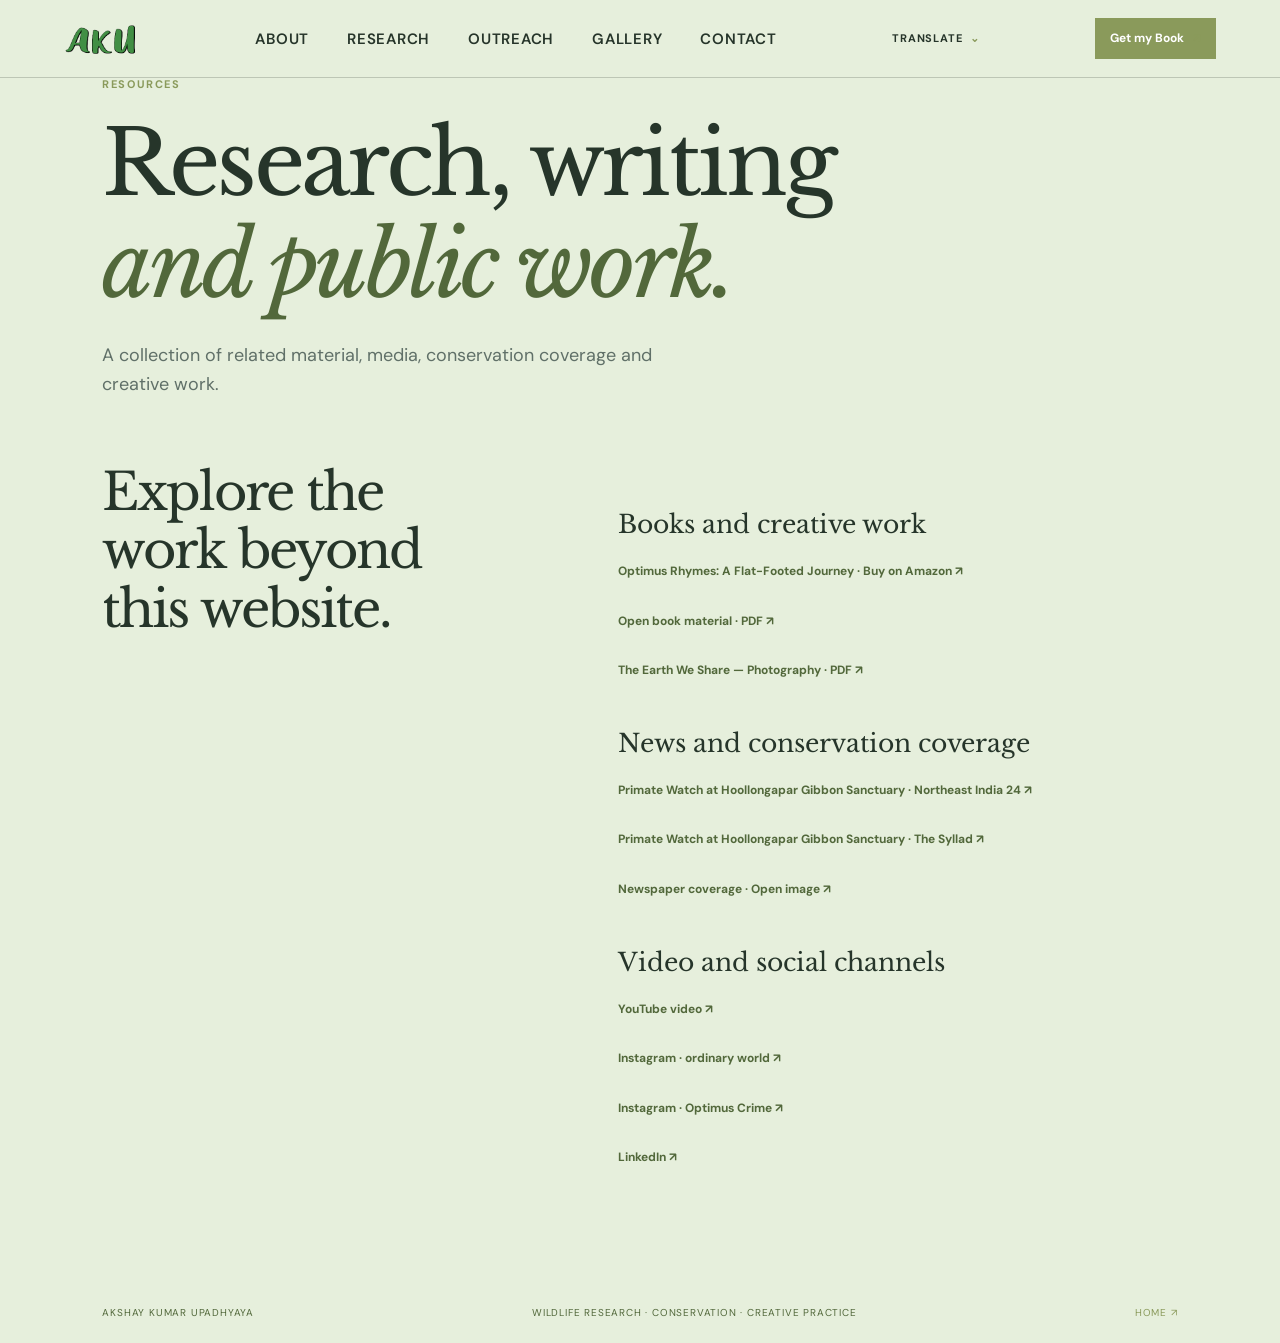
<file: resources.html>
<!doctype html><html lang="en"><head><meta charset="utf-8"><meta name="viewport" content="width=device-width, initial-scale=1"><meta name="description" content="Books, media, news and related material from Akshay Kumar Upadhyaya."><title>Resources — Akshay Kumar Upadhyaya</title><link rel="preconnect" href="https://fonts.googleapis.com"><link rel="preconnect" href="https://fonts.gstatic.com" crossorigin><link href="https://fonts.googleapis.com/css2?family=DM+Sans:wght@400;500;600;700&family=Libre+Baskerville:wght@400;700&display=swap" rel="stylesheet"><link rel="stylesheet" href="styles.css"></head><body><header class="site-header"><a class="wordmark" href="index.html"><img class="brand-logo" src="photos/Logo-transparent.png" alt="AKU"></a><nav class="nav" aria-label="Main navigation"><a href="about.html">About</a><a href="research.html">Research</a><a href="outreach.html">Outreach</a><a href="gallery.html">Gallery</a><a href="contact.html">Contact</a></nav><details class="language-picker"><summary>Translate</summary><div class="language-menu"><button type="button" data-lang="en" aria-pressed="true">English</button><button type="button" data-lang="ne" aria-pressed="false">नेपाली</button><button type="button" data-lang="hi" aria-pressed="false">हिन्दी</button><button type="button" data-lang="as" aria-pressed="false">অসমীয়া</button><small>Choose a language.</small></div></details><a class="header-link book-link" href="https://www.amazon.in/Optimus-Rhymes-flat-footed-Akshay-Upadhyaya/dp/9370921362?s=bazaar" target="_blank" rel="noreferrer">Get my Book <span aria-hidden="true">↗</span></a></header><main><section class="page-hero section-pad"><div class="section-label">Resources</div><h1>Research, writing<br><em>and public work.</em></h1><p>A collection of related material, media, conservation coverage and creative work.</p></section><section class="page-content section-pad"><div class="content-grid"><h2>Explore the work beyond this website.</h2><div class="content-column"><h3>Books and creative work</h3><p><a class="text-link" href="https://www.amazon.in/Optimus-Rhymes-flat-footed-Akshay-Upadhyaya/dp/9370921362?s=bazaar" target="_blank" rel="noreferrer">Optimus Rhymes: A Flat-Footed Journey · Buy on Amazon ↗</a></p><p><a class="text-link" href="resources/bookleaf.pdf" target="_blank">Open book material · PDF ↗</a></p><p><a class="text-link" href="resources/Akshay-The_Earth_We_Share___Photography___Season_2.pdf" target="_blank">The Earth We Share — Photography · PDF ↗</a></p><h3>News and conservation coverage</h3><p><a class="text-link" href="https://northeastindia24.com/assam-primate-watch-at-hoollongapar-gibbon-sanctuary-raises-awareness-about-primates/" target="_blank" rel="noreferrer">Primate Watch at Hoollongapar Gibbon Sanctuary · Northeast India 24 ↗</a></p><p><a class="text-link" href="https://www.syllad.com/primate-watch-at-hoollongapar-gibbon-sanctuary-promotes-conservation-awareness-on-international-macaque-day/" target="_blank" rel="noreferrer">Primate Watch at Hoollongapar Gibbon Sanctuary · The Syllad ↗</a></p><p><a class="text-link" href="resources/epaper-clip-page-no-4.png" target="_blank">Newspaper coverage · Open image ↗</a></p><h3>Video and social channels</h3><p><a class="text-link" href="https://www.youtube.com/watch?v=UOGYU6vC6lY" target="_blank" rel="noreferrer">YouTube video ↗</a></p><p><a class="text-link" href="https://www.instagram.com/ordinary0world" target="_blank" rel="noreferrer">Instagram · ordinary world ↗</a></p><p><a class="text-link" href="https://www.instagram.com/_optimus.crime" target="_blank" rel="noreferrer">Instagram · Optimus Crime ↗</a></p><p><a class="text-link" href="https://www.linkedin.com/in/akshay-upadhyaya-040683210" target="_blank" rel="noreferrer">LinkedIn ↗</a></p></div></div></section></main><footer class="site-footer"><span>Akshay Kumar Upadhyaya</span><span>Wildlife research · Conservation · Creative practice</span><a href="index.html">Home ↗</a></footer><script src="translations.js"></script></body></html>
</file>
<file: styles.css>
:root{--ink:#26352a;--deep:#26352a;--moss:#52683b;--clay:#8a9a5b;--sand:#d4e2c0;--paper:#e6efdc;--line:rgba(38,53,42,.22);--blue:#52683b;--cream:#f7f5ec;--yellow:#b7c48a;--olive-light:#c7d7ad;--olive-mid:#8a9a5b;--serif:'Libre Baskerville',Georgia,serif;--sans:'DM Sans',Arial,sans-serif}*{box-sizing:border-box}html{scroll-behavior:smooth}body{margin:0;background:var(--paper);color:var(--ink);font-family:var(--sans);line-height:1.6}a{color:inherit;text-decoration:none}.site-header{height:78px;padding:0 clamp(20px,5vw,78px);display:flex;align-items:center;justify-content:space-between;border-bottom:1px solid var(--line);position:sticky;top:0;background:rgba(230,239,220,.96);backdrop-filter:blur(10px);z-index:5}.language-picker{position:relative;color:var(--ink);font-size:11px;font-weight:700;letter-spacing:.08em;text-transform:uppercase}.language-picker summary{cursor:pointer;list-style:none;padding:10px 0}.language-picker summary::-webkit-details-marker{display:none}.language-picker summary:after{content:'⌄';margin-left:7px;color:var(--clay)}.language-menu{position:absolute;right:0;top:42px;z-index:10;display:grid;gap:6px;min-width:210px;padding:12px;background:var(--paper);border:1px solid var(--line);box-shadow:0 12px 25px rgba(38,53,42,.15);text-transform:none;letter-spacing:0}.language-menu button{border:1px solid var(--line);background:var(--sand);color:var(--ink);padding:9px 10px;text-align:left;font:600 12px var(--sans);opacity:.7;cursor:not-allowed}.language-menu small{color:var(--blue);font:400 11px/1.35 var(--sans);text-transform:none}.wordmark{display:inline-flex;align-items:center;width:76px;height:48px;flex:0 0 auto}.brand-logo{display:block;width:100%;height:100%;object-fit:contain;object-position:left center}.nav{display:flex;gap:clamp(14px,3vw,38px);font-size:15px;font-weight:600;letter-spacing:.05em;text-transform:uppercase}.nav a,.header-link,.text-link,.socials a{transition:color .2s ease}.nav a:hover,.header-link:hover,.text-link:hover,.socials a:hover{color:var(--clay)}.header-link{font-size:12px;font-weight:700}.header-link span,.text-link span{color:var(--clay);margin-left:6px}.section-pad{padding-left:clamp(20px,8vw,120px);padding-right:clamp(20px,8vw,120px)}.hero{min-height:calc(100vh - 78px);display:grid;grid-template-columns:minmax(0,1fr) minmax(320px,43%);gap:clamp(30px,8vw,130px);align-items:center;padding-top:clamp(40px,8vh,100px);padding-bottom:clamp(50px,8vh,100px)}.eyebrow,.section-label{font-size:11px;line-height:1.2;font-weight:700;letter-spacing:.14em;text-transform:uppercase;color:var(--clay)}h1,h2,h3,p{margin-top:0}h1,h2{font-family:var(--serif);font-weight:400;line-height:1.14;letter-spacing:-.04em}h1{font-size:clamp(44px,7vw,94px);margin:22px 0 28px;max-width:800px}h1 em{color:var(--moss);font-weight:400}.lede{font-size:clamp(17px,1.8vw,23px);line-height:1.45;max-width:570px;color:var(--blue)}.hero-actions{display:flex;align-items:center;gap:25px;margin-top:38px}.button{display:inline-flex;align-items:center;gap:20px;padding:15px 20px;font-size:12px;font-weight:700;letter-spacing:.04em}.button-dark{background:var(--deep);color:#fff}.button-dark:hover{background:var(--clay)}.button-light{background:#f5eadc;color:var(--deep)}.button-light:hover{background:#fff}.text-link{font-size:12px;font-weight:700}.hero-image{margin:0;position:relative}.hero-image img{width:100%;height:min(72vh,700px);object-fit:cover;display:block;filter:saturate(.82)}figcaption{font-size:10px;letter-spacing:.06em;text-transform:uppercase;color:#68766d;margin-top:10px}.hero-image figcaption{position:absolute;bottom:-30px;right:0}.intro-band{background:var(--sand);padding-top:clamp(60px,10vw,140px);padding-bottom:clamp(60px,10vw,140px)}.intro-grid{display:grid;grid-template-columns:1fr 1fr;gap:clamp(30px,10vw,160px);margin-top:35px}.intro-grid h2,.section-heading h2,.practice h2,.gallery h2,.contact h2{font-size:clamp(32px,4.3vw,62px);margin-bottom:0}.body-copy{max-width:520px;color:var(--blue);font-size:16px}.body-copy p{margin-bottom:24px}.research{padding-top:clamp(70px,10vw,140px);padding-bottom:clamp(80px,12vw,170px)}.section-heading{max-width:650px}.section-heading h2{margin:25px 0 20px}.section-heading>p{color:#607068;max-width:520px}.research-list{border-top:1px solid var(--line);margin-top:70px}.research-item{display:grid;grid-template-columns:42px 1fr 32px;gap:20px;align-items:start;padding:28px 0;border-bottom:1px solid var(--line)}.item-index{font-size:11px;color:var(--clay);font-weight:700;letter-spacing:.1em}.research-item h3{font-family:var(--serif);font-weight:400;font-size:24px;margin-bottom:8px}.research-item p{color:#63736b;max-width:700px;margin-bottom:0}.item-arrow{font-size:21px;color:var(--clay);text-align:right}.fieldwork{background:var(--deep);color:#f5f0e7;display:grid;grid-template-columns:minmax(280px,1fr) minmax(280px,1fr);gap:clamp(30px,8vw,120px);align-items:center;padding-top:clamp(70px,10vw,130px);padding-bottom:clamp(70px,10vw,130px)}.fieldwork-image img{width:100%;height:clamp(380px,56vw,660px);object-fit:cover;filter:saturate(.72)}.fieldwork-copy{max-width:540px}.fieldwork h2{font-size:clamp(34px,4.5vw,65px);margin:22px 0 25px}.fieldwork p{color:#c0cec6}.fieldwork .text-link{color:#fff;display:inline-block;margin-top:15px}.practice{padding-top:clamp(70px,10vw,140px);padding-bottom:clamp(70px,10vw,130px)}.practice-grid{display:grid;grid-template-columns:1fr 1fr;gap:clamp(30px,10vw,150px);margin-top:30px}.practice-lead h2{max-width:520px}.practice-copy{max-width:500px;color:#5c6d65;font-size:17px}.practice-tags{display:flex;flex-wrap:wrap;gap:10px;margin-top:55px}.practice-tags span{border:1px solid var(--line);padding:9px 14px;font-size:11px;text-transform:uppercase;letter-spacing:.08em}.gallery{background:var(--paper);padding-top:clamp(70px,10vw,130px);padding-bottom:clamp(70px,10vw,130px)}.gallery-heading{display:flex;justify-content:space-between;align-items:end;gap:30px;margin-bottom:50px}.gallery-heading h2{margin-top:22px}.gallery-heading>p{color:#607068;margin-bottom:6px}.gallery-grid{display:grid;grid-template-columns:repeat(4,1fr);grid-auto-rows:220px;gap:14px}.gallery-card{margin:0;overflow:hidden}.gallery-card img{width:100%;height:100%;object-fit:cover;display:block;filter:saturate(.82);transition:transform .45s ease,filter .45s ease}.gallery-card:hover img{transform:scale(1.04);filter:saturate(1)}.gallery-card figcaption{background:var(--paper);margin:0;padding-top:8px}.gallery-card.tall{grid-row:span 2}.gallery-card.wide{grid-column:span 2}.contact{background:var(--moss);color:#f5f0e7;display:grid;grid-template-columns:1.3fr .7fr;gap:60px;padding-top:clamp(70px,10vw,130px);padding-bottom:clamp(70px,10vw,130px)}.contact-inner{max-width:700px}.contact h2{margin:22px 0}.contact p{color:#cdd9d0;max-width:510px}.contact .button{margin-top:18px}.socials{align-self:end;display:flex;flex-direction:column;gap:18px}.socials a{border-bottom:1px solid rgba(255,255,255,.25);padding-bottom:10px;font-size:13px}.socials span{float:right;color:#edb18e}.site-footer{padding:22px clamp(20px,8vw,120px);display:flex;justify-content:space-between;gap:18px;font-size:10px;text-transform:uppercase;letter-spacing:.08em;color:#728078}.site-footer a{color:var(--clay)}@media(max-width:800px){.site-header{height:auto;min-height:70px;flex-wrap:wrap;gap:10px;padding-top:14px;padding-bottom:14px}.nav{order:3;width:100%;justify-content:space-between;gap:8px;font-size:12px}.header-link{display:block}.hero,.intro-grid,.fieldwork,.practice-grid,.contact{grid-template-columns:1fr}.hero{min-height:auto;padding-top:60px}.hero-image{max-width:560px;margin-top:20px}.hero-image img{height:65vh}.intro-grid{gap:28px}.fieldwork-image{order:2}.gallery-grid{grid-template-columns:repeat(2,1fr);grid-auto-rows:180px}.gallery-heading{display:block}.gallery-heading>p{margin-top:18px}.site-footer{flex-direction:column}}@media(max-width:430px){h1{font-size:44px}.hero-actions{align-items:flex-start;flex-direction:column}.gallery-grid{grid-template-columns:1fr;grid-auto-rows:260px}.gallery-card.tall,.gallery-card.wide{grid-row:span 1;grid-column:span 1}.site-footer{font-size:9px}}
}.page-hero{padding-top:clamp(70px,11vw,150px);padding-bottom:clamp(55px,8vw,100px);background:var(--sand)}.page-content{padding-top:clamp(36px,5vw,72px);padding-bottom:clamp(50px,7vw,90px)}.content-list{margin-top:24px}.research-list{margin-top:34px}.research-topic{padding:22px 0}.content-grid[style]{margin-top:48px!important}.about-photo-row{margin:28px 0 34px}.video-card{margin:28px 0 34px}.outreach-story{padding:clamp(28px,4vw,60px) 0}.gallery{padding-top:clamp(50px,7vw,90px);padding-bottom:clamp(50px,7vw,90px)}.practice{padding-top:clamp(50px,7vw,90px);padding-bottom:clamp(50px,7vw,90px)}.contact{padding-top:clamp(50px,7vw,90px);padding-bottom:clamp(50px,7vw,90px)}.page-hero h1{max-width:850px;margin:22px 0 0}.page-hero p{max-width:620px;color:#607068;font-size:18px;margin:24px 0 0}.page-hero-image{min-height:clamp(500px,70vh,760px);display:flex;align-items:end;background-size:cover;background-position:center;color:#fff;position:relative;overflow:hidden}.page-hero-image:before{content:"";position:absolute;inset:0;background:linear-gradient(180deg,rgba(38,53,42,.28) 0%,rgba(38,53,42,.9) 100%)}.page-hero-image .hero-overlay{position:relative;z-index:1;padding-bottom:clamp(40px,7vw,95px)}.page-hero-image h1{color:#fff;font-size:clamp(48px,7vw,94px)}.page-hero-image p{color:#f0eee5}.page-content{padding-top:clamp(60px,8vw,110px);padding-bottom:clamp(70px,10vw,140px)}.content-grid{display:grid;grid-template-columns:1fr 1.4fr;gap:clamp(35px,9vw,140px);align-items:start}.content-grid h2{font-size:clamp(30px,4vw,54px);margin:0}.content-column{max-width:670px;color:var(--blue);font-size:16px}.content-column p{margin-bottom:24px}.content-column h3{font-family:var(--serif);font-size:25px;font-weight:400;color:var(--ink);margin:42px 0 12px}.research-topic{display:grid;grid-template-columns:minmax(0,1fr) minmax(220px,34%);gap:clamp(25px,6vw,90px);align-items:center;padding:32px 0;border-bottom:1px solid var(--line)}.research-topic-copy{max-width:700px}.research-topic h3{font-family:var(--serif);font-weight:400;font-size:clamp(24px,2.5vw,34px);margin:0 0 12px}.research-topic p{color:#63736b;max-width:680px;margin:0}.research-topic img{width:100%;height:220px;object-fit:cover;display:block}.research-topic img.habitat-photo{object-fit:contain;object-position:center;background:var(--sand);border:0}.habitat-collage{display:grid;grid-template-columns:repeat(3,minmax(0,1fr));gap:8px;height:220px}.habitat-collage figure{margin:0;min-width:0;overflow:hidden;background:var(--sand);border:1px solid var(--line);display:grid;place-items:center}.habitat-collage img{width:100%;height:100%;object-fit:cover;display:block}.habitat-collage img.habitat-photo{object-fit:contain;object-position:center;background:var(--sand)}.content-list{border-top:1px solid var(--line);margin-top:52px}.content-list article{padding:24px 0;border-bottom:1px solid var(--line)}.content-list h3{margin:0 0 8px}.content-list p{margin:0;color:#63736b}.about-photo-row{display:grid;grid-template-columns:repeat(3,minmax(0,1fr));gap:14px;margin:42px 0 50px}.about-photo-row figure{margin:0;min-width:0}.about-photo-row img{width:100%;height:clamp(170px,20vw,260px);object-fit:cover;display:block}.image-lightbox-trigger{display:block;width:100%;padding:0;border:0;background:none;cursor:zoom-in}.image-lightbox-trigger:focus-visible{outline:3px solid var(--clay);outline-offset:3px}.image-lightbox-trigger img{transition:transform .25s ease}.image-lightbox-trigger:hover img{transform:scale(1.025)}.image-lightbox{position:fixed;inset:0;z-index:20;background:rgba(20,29,23,.92);display:grid;place-items:center;padding:clamp(20px,5vw,70px)}.image-lightbox[hidden]{display:none}.image-lightbox>img{max-width:92vw;max-height:88vh;width:auto;height:auto;object-fit:contain;box-shadow:0 10px 40px rgba(0,0,0,.35)}.image-lightbox-close{position:absolute;top:18px;right:24px;width:44px;height:44px;border:1px solid rgba(247,245,236,.55);background:transparent;color:var(--cream);font-size:30px;line-height:1;cursor:pointer}.image-lightbox-close:hover,.image-lightbox-close:focus-visible{background:var(--clay);outline:0}.about-photo-row figcaption{margin-top:8px;color:var(--blue)}.about-lead{min-width:0}.about-large-photo{margin:38px 0 0;overflow:hidden}.about-large-photo img{width:100%;height:clamp(300px,34vw,520px);object-fit:cover;display:block}.about-supporting-photos{display:grid;grid-template-columns:repeat(3,minmax(0,1fr));gap:10px;margin-top:14px}.about-supporting-photos figure{margin:0;overflow:hidden}.about-supporting-photos img{width:100%;height:clamp(90px,10vw,145px);object-fit:cover;display:block}.gallery-button{margin-top:20px}.video-card{margin:42px 0 50px;border-top:1px solid var(--line);padding-top:20px}.video-thumbnail{position:relative;display:block;width:100%;padding:0;border:0;background:var(--deep);cursor:pointer;overflow:hidden}.video-thumbnail img{width:100%;aspect-ratio:16/9;object-fit:cover;display:block;transition:transform .35s ease,opacity .35s ease}.video-thumbnail:hover img,.video-thumbnail:focus-visible img{transform:scale(1.02);opacity:.82}.video-play{position:absolute;left:50%;top:50%;transform:translate(-50%,-50%);width:62px;height:62px;border-radius:50%;background:var(--clay);color:#fff;display:grid;place-items:center;font-size:22px;padding-left:4px;box-shadow:0 4px 16px rgba(0,0,0,.28)}.video-player iframe{width:100%;aspect-ratio:16/9;border:0;display:block}.video-youtube-link{display:inline-block;margin-top:12px;font-size:12px;font-weight:700;color:var(--blue)}.video-youtube-link:hover{color:var(--clay)}.page-image{width:100%;height:clamp(300px,48vw,620px);object-fit:cover;display:block;margin-top:55px}.document-card{display:block;border-top:1px solid var(--line);padding:20px 0;font-weight:700}.document-card span{display:block;font-size:12px;font-weight:400;color:#718078;margin-top:6px}.page-links{display:flex;flex-wrap:wrap;gap:14px;margin-top:30px}.page-links a{border:1px solid var(--line);padding:12px 15px;font-size:12px;font-weight:700;display:inline-flex;align-items:center;justify-content:center;min-width:52px;min-height:48px}.social-icon{width:24px;height:24px;display:block;fill:currentColor}.social-icon rect,.social-icon circle{fill:none;stroke:currentColor;stroke-width:2}.social-icon-dot{fill:currentColor!important;stroke:none!important}.youtube-icon path{fill:currentColor}.sr-only{position:absolute;width:1px;height:1px;padding:0;margin:-1px;overflow:hidden;clip:rect(0,0,0,0);white-space:nowrap;border:0}.page-links a:hover{background:var(--deep);color:#fff}.outreach-hero{position:relative;min-height:clamp(560px,72vh,780px);display:grid;grid-template-columns:minmax(0,1.3fr) minmax(280px,.7fr);gap:clamp(30px,7vw,100px);align-items:center;background:var(--sand);overflow:hidden}.outreach-collage{height:clamp(430px,62vh,650px);display:grid;grid-template-columns:1.3fr .7fr;grid-template-rows:1fr 1fr;gap:12px;position:relative;z-index:1}.outreach-collage figure{margin:0;overflow:hidden;background:var(--paper);border:8px solid var(--paper);box-shadow:0 12px 28px rgba(32,53,45,.14)}.outreach-collage .collage-main{grid-row:span 2}.outreach-collage img{width:100%;height:100%;display:block;object-fit:cover;object-position:center}.outreach-collage figure:not(.collage-main) img{object-fit:contain;background:#fff}.outreach-hero-copy{position:relative;z-index:1;max-width:520px}.outreach-hero-copy h1{font-size:clamp(40px,4.6vw,64px);margin:20px 0 24px}.outreach-hero-copy p{max-width:450px;color:var(--blue);font-size:18px}.outreach-story{display:grid;grid-template-columns:1fr 1fr;gap:clamp(30px,8vw,120px);align-items:center;padding:clamp(35px,6vw,85px) 0;border-bottom:1px solid var(--line)}.outreach-story.reverse .story-image{order:2}.story-image img{width:100%;height:clamp(280px,36vw,480px);object-fit:cover;display:block}.story-collage{display:grid;gap:8px;height:clamp(280px,36vw,480px);overflow:hidden}.story-collage img{width:100%;height:100%;object-fit:cover;display:block;min-width:0;min-height:0}.story-collage-three{grid-template-columns:repeat(3,minmax(0,1fr))}.story-collage-two{grid-template-columns:repeat(2,minmax(0,1fr))}.story-copy{max-width:500px}.story-copy h2{font-size:clamp(30px,4vw,52px);margin:0 0 20px}.story-copy p{color:#5f7068}.image-placeholder{height:clamp(280px,36vw,480px);border:1px dashed var(--clay);display:grid;place-items:center;text-align:center;color:var(--clay);padding:25px;font-size:13px}.gallery-page{padding-top:clamp(60px,8vw,110px)}.gallery-page .gallery-grid{margin-bottom:0}.contact-page{background:var(--deep);color:#f5f0e7;min-height:calc(100vh - 78px)}.contact-page .content-column{color:#cdd9d0}.contact-page .content-grid h2{color:#f5f0e7}.contact-page .content-column h3{color:#f5f0e7}.book-link{background:var(--clay);color:#fff;padding:11px 15px}.book-link:hover{background:var(--deep)!important;color:#fff!important}.active{color:var(--clay)!important}@media(max-width:800px){.about-photo-row{grid-template-columns:1fr;gap:24px}.about-photo-row img{height:auto;max-height:360px}.research-topic{grid-template-columns:1fr;gap:25px}.research-topic img{height:240px}.outreach-hero{grid-template-columns:1fr;min-height:auto;padding-top:55px;padding-bottom:55px}.outreach-collage{height:430px}.content-grid{grid-template-columns:1fr;gap:30px}.page-image{margin-top:15px}.page-hero h1{font-size:clamp(44px,12vw,70px)}.outreach-story{grid-template-columns:1fr;gap:25px}.outreach-story.reverse .story-image{order:0}.site-header .nav{overflow-x:auto;justify-content:flex-start;white-space:nowrap;padding-bottom:2px}.site-header .language-picker{order:2;margin-left:auto}}.page-hero-image .hero-overlay{max-width:760px;text-shadow:0 2px 10px rgba(38,53,42,.85)}.hero-keywords{max-width:760px!important;font-size:clamp(15px,1.7vw,21px)!important;line-height:1.5;letter-spacing:.02em}.page-hero-image h1{color:var(--cream);text-shadow:0 3px 12px rgba(38,53,42,.9)}.page-hero-image h1 em{color:var(--olive-light)}.page-hero-image p{color:var(--cream);text-shadow:0 2px 8px rgba(38,53,42,.9)}.fieldwork,.contact-page{background:var(--deep);color:var(--cream)}.fieldwork p,.contact-page .content-column{color:var(--olive-light)}.button-dark{color:var(--cream)}.button-light{background:var(--olive-light);color:var(--deep)}.gallery{background:var(--sand)}.gallery-card figcaption{background:var(--sand);color:var(--deep)}.document-card span,figcaption,.site-footer{color:var(--blue)}/* Outreach editorial three-column layout. */.outreach-areas{display:grid;grid-template-columns:repeat(3,minmax(0,1fr));gap:16px;align-items:start}.outreach-card{min-width:0}.outreach-card-copy{background:var(--paper);padding:clamp(28px,3.2vw,52px) clamp(20px,2.2vw,34px) clamp(24px,3vw,40px);min-height:245px}.outreach-card-copy h2{font-family:var(--serif);font-size:clamp(25px,2.7vw,42px);font-weight:400;line-height:1.08;margin:0 0 20px}.outreach-card-copy p{color:#5f7068;font-size:13px;line-height:1.55;margin:0}.outreach-card-image{margin:18px 10px 0;overflow:hidden}.outreach-card-image img{width:100%;height:clamp(240px,27vw,380px);object-fit:cover;display:block}.outreach-page-content{padding-top:0}.outreach-card-walks{margin-top:0}.outreach-card-awareness{margin-top:0}.outreach-card-youth{margin-top:0}.outreach-card-youth .outreach-card-copy{min-height:304px}.outreach-card-collage{display:grid;grid-template-columns:1fr 1fr;gap:8px;margin:18px 10px 0}.outreach-card-collage figure{margin:0;overflow:hidden}.outreach-card-collage img{width:100%;height:clamp(240px,27vw,380px);object-fit:cover;display:block}@media(max-width:800px){.outreach-areas{grid-template-columns:1fr;gap:30px}.outreach-card-walks,.outreach-card-awareness,.outreach-card-youth{margin-top:0}.outreach-card-copy,.outreach-card-youth .outreach-card-copy{min-height:0}.outreach-card-image,.outreach-card-collage{margin-left:0;margin-right:0}.outreach-card-image img,.outreach-card-collage img{height:clamp(260px,70vw,420px)}}
/* Home Research Focus composition. */.research-focus-intro{display:grid;grid-template-columns:minmax(0,1fr) minmax(340px,.92fr);gap:clamp(40px,8vw,120px);align-items:center}.research-focus-intro .section-heading{max-width:560px}.research-focus-intro .section-heading h2{margin:0 0 20px}.research-focus-intro .section-heading>p{max-width:500px;color:#607068}.research-photo-panel{background:#111813;min-height:360px;padding:14px;display:grid;grid-template-columns:1.35fr .65fr;grid-template-rows:1fr 1fr;gap:10px;box-shadow:0 16px 30px rgba(38,53,42,.16)}.research-photo-panel figure{margin:0;min-width:0;min-height:0;overflow:hidden;background:#26352a}.research-photo-panel .research-photo-main{grid-row:span 2}.research-photo-panel img{width:100%;height:100%;display:block;object-fit:cover;filter:saturate(.84);transition:transform .35s ease,filter .35s ease}.research-photo-panel figure:hover img{transform:scale(1.035);filter:saturate(1)}@media(max-width:800px){.research-focus-intro{grid-template-columns:1fr;gap:30px}.research-photo-panel{min-height:380px;max-width:620px}.research-list{margin-top:38px}}@media(max-width:430px){.research-photo-panel{min-height:300px;padding:9px;gap:7px}}
/* Refined vertical rhythm: keep sections breathable without oversized blank bands. */.page-content{padding-top:clamp(36px,5vw,72px);padding-bottom:clamp(50px,7vw,90px)}.content-list{margin-top:24px}.research-list{margin-top:34px}.research-topic{padding:22px 0}.content-grid[style]{margin-top:48px!important}.about-photo-row{margin:28px 0 34px}.video-card{margin:28px 0 34px}.outreach-story{padding:clamp(28px,4vw,60px) 0}.gallery{padding-top:clamp(50px,7vw,90px);padding-bottom:clamp(50px,7vw,90px)}.practice{padding-top:clamp(50px,7vw,90px);padding-bottom:clamp(50px,7vw,90px)}.contact{padding-top:clamp(50px,7vw,90px);padding-bottom:clamp(50px,7vw,90px)}
/* Home Research Focus composition. */.research-focus-layout{display:grid;grid-template-columns:minmax(280px,.86fr) minmax(0,1.45fr);gap:clamp(32px,5vw,80px);align-items:start}.research-focus-layout>.section-heading{max-width:500px}.research-focus-layout>.section-heading h2{margin:0 0 20px}.research-focus-layout>.section-heading>p{max-width:450px;color:#607068}.research-focus-layout>.research-list{display:grid;grid-template-columns:repeat(2,minmax(0,1fr));gap:0 30px;margin:0;border-top:1px solid var(--line)}.research-focus-layout .research-item{display:grid;grid-template-columns:28px 1fr;gap:12px;align-items:start;min-width:0;padding:22px 0;border-bottom:1px solid var(--line)}.research-focus-layout .research-item h3{font-family:var(--serif);font-weight:400;font-size:clamp(19px,2vw,26px);line-height:1.2;margin:0 0 10px}.research-focus-layout .research-item p{color:#63736b;font-size:13px;line-height:1.55;margin:0}.research-focus-layout .item-index{font-size:10px;color:var(--clay);font-weight:700;letter-spacing:.1em}.research-photo-box{display:grid;grid-template-columns:repeat(4,minmax(0,1fr));grid-template-rows:repeat(2,clamp(130px,14vw,190px));gap:9px;background:#0f1511;border:5px solid #0f1511;margin-top:clamp(42px,6vw,78px);padding:0;overflow:hidden}.research-photo-box figure{margin:0;min-width:0;min-height:0;overflow:hidden;background:#26352a}.research-photo-box-main{grid-column:span 2;grid-row:span 2}.research-photo-box img{width:100%;height:100%;display:block;object-fit:cover;filter:saturate(.84);transition:transform .35s ease,filter .35s ease}.research-photo-box figure:hover img{transform:scale(1.035);filter:saturate(1)}@media(max-width:800px){.research-focus-layout{grid-template-columns:1fr;gap:30px}.research-focus-layout>.research-list{grid-template-columns:repeat(2,minmax(0,1fr));gap:0 20px}.research-photo-box{margin-top:34px;grid-template-rows:repeat(2,140px)}}@media(max-width:520px){.research-focus-layout>.research-list{grid-template-columns:1fr}.research-photo-box{grid-template-columns:repeat(2,minmax(0,1fr));grid-template-rows:repeat(3,130px);border-width:4px}.research-photo-box-main{grid-column:span 2;grid-row:span 2}}
/* Outreach hero height refinement: remove excess lower image space. */.outreach-page-hero{min-height:clamp(240px,32vh,360px)}.outreach-page-hero .outreach-hero-title{max-width:920px}
/* Gallery photos-only page. */.gallery-photos-only{padding-top:clamp(30px,4vw,55px)}.gallery-photos-only .gallery-card figcaption{display:none}.outreach-hero-title{width:min(100%,920px);margin:0 auto;text-align:center}.outreach-hero-title h1{margin:0 0 16px;white-space:nowrap;font-size:clamp(24px,3vw,44px)}.outreach-hero-title p{margin:0 auto;max-width:700px}.page-hero-image .hero-overlay.outreach-hero-title{align-self:center;padding-bottom:0}@media(max-width:800px){.page-hero-image .hero-overlay.outreach-hero-title{padding-bottom:0}.outreach-hero-title{padding-left:10px;padding-right:10px}.outreach-hero-title h1{font-size:clamp(18px,5vw,30px);white-space:nowrap}.outreach-hero-title p{font-size:clamp(12px,3.5vw,16px);line-height:1.45}}
/* Refined vertical rhythm: keep sections breathable without oversized blank bands. */.page-content{padding-top:clamp(36px,5vw,72px);padding-bottom:clamp(50px,7vw,90px)}.content-list{margin-top:24px}.research-list{margin-top:34px}.research-topic{padding:22px 0}.content-grid[style]{margin-top:48px!important}.about-photo-row{margin:28px 0 34px}.video-card{margin:28px 0 34px}.outreach-story{padding:clamp(28px,4vw,60px) 0}.gallery{padding-top:clamp(50px,7vw,90px);padding-bottom:clamp(50px,7vw,90px)}.practice{padding-top:clamp(50px,7vw,90px);padding-bottom:clamp(50px,7vw,90px)}.contact{padding-top:clamp(50px,7vw,90px);padding-bottom:clamp(50px,7vw,90px)}
/* Final Outreach spacing override. */.outreach-page-content{padding-top:0}.outreach-list{padding-top:clamp(34px,5vw,72px);padding-bottom:clamp(44px,6vw,80px)}.outreach-list .content-grid{align-items:start}.clean-list{margin:0;padding:0;list-style:none;display:flex;flex-wrap:wrap;gap:4px 14px}.clean-list li{padding:0;white-space:nowrap}.clean-list li:not(:last-child)::after{content:'·';margin-left:14px;color:var(--moss)}@media(max-width:800px){.clean-list{gap:4px 12px}.clean-list li:not(:last-child)::after{margin-left:12px}}.research-page-hero .hero-overlay{max-width:980px}.research-page-hero .hero-overlay h1{max-width:880px;margin:0 0 18px;font-size:clamp(32px,4.2vw,58px);line-height:1.08;letter-spacing:-.025em}.research-page-hero .hero-overlay p{max-width:650px;margin:0;font-size:clamp(15px,1.45vw,19px);line-height:1.5}@media(max-width:800px){.research-page-hero .hero-overlay{padding-left:8px;padding-right:8px}.research-page-hero .hero-overlay h1{font-size:clamp(27px,7.2vw,42px);line-height:1.1;margin-bottom:14px}.research-page-hero .hero-overlay p{font-size:clamp(14px,3.8vw,17px)}}.about-facts{display:grid;grid-template-columns:repeat(2,minmax(0,1fr));gap:18px 24px;margin:0 0 30px;padding:20px 0;border-top:1px solid var(--line);border-bottom:1px solid var(--line)}.about-facts div{display:flex;flex-direction:column;gap:2px}.about-facts strong{font-family:var(--serif);font-size:clamp(18px,2vw,25px);line-height:1.2}.about-facts span{font-size:13px;line-height:1.4;color:#607068}@media(max-width:600px){.about-facts{grid-template-columns:1fr;gap:14px}}
</file>
